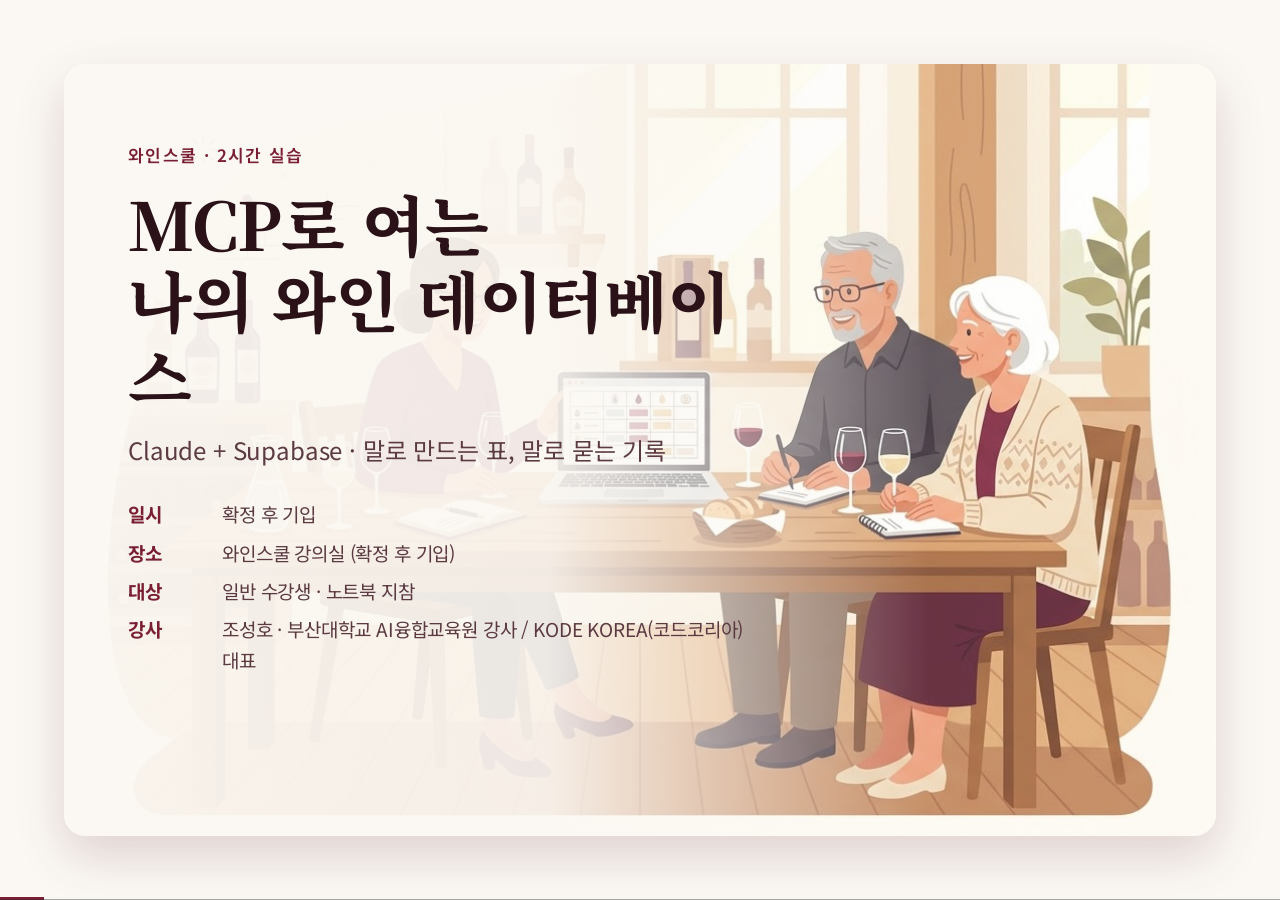
<file: index.html>
<!DOCTYPE html>
<html lang="ko" data-theme="cellar">
<head>
<meta charset="utf-8"><meta name="viewport" content="width=device-width,initial-scale=1">
<title>MCP로 여는 나의 와인 데이터베이스 · 와인스쿨</title>
<link rel="stylesheet" href="assets/fonts.css">
<link rel="stylesheet" href="assets/base.css">
<link rel="stylesheet" id="theme-link" href="assets/themes/cellar.css">
<link rel="stylesheet" href="assets/animations/animations.css">
<style>
/* 고령 수강생 기준: 본문 최소 22px · 대비 강화 · 한 장 7줄 이하 */
.slide{padding:64px 96px}
.h1,.h2{font-family:var(--font-display)}
.h2{font-size:56px}
.kicker{font-size:17px}
.kicker .time{margin-left:10px;padding:2px 12px;border-radius:999px;background:color-mix(in srgb,var(--accent-2) 18%,transparent);color:var(--accent);font-size:14px;letter-spacing:.04em}
.lede{font-size:26px;max-width:none}
.label{display:inline-block;margin-top:auto;padding:12px 20px;border-left:5px solid var(--accent);background:var(--surface-2);border-radius:var(--radius-sm);font-size:22px;color:var(--text-1)}
.label b{color:var(--accent);margin-right:12px;font-size:15px;letter-spacing:.14em;text-transform:uppercase;vertical-align:middle}
.deck-footer{font-size:14px;color:var(--text-3)}

/* cover */
.hero{position:relative;height:calc(100vh - 128px);border-radius:var(--radius-lg);overflow:hidden;box-shadow:var(--shadow-lg)}
.hero .bg{position:absolute;inset:0;background-size:cover;background-position:center}
.hero .overlay{position:absolute;inset:0;background:linear-gradient(90deg,rgba(251,248,243,.96) 0%,rgba(251,248,243,.92) 42%,rgba(251,248,243,.15) 75%)}
.hero .caption{position:absolute;top:60px;left:64px;right:40%;z-index:2}
.hero h1{font-family:var(--font-display);font-size:66px;line-height:1.15;font-weight:800;letter-spacing:-.02em;margin:0 0 18px;color:var(--text-1)}
.hero .sub{font-size:24px;color:var(--text-2);margin:0 0 30px}
.meta{display:grid;grid-template-columns:76px 1fr;gap:8px 18px;font-size:19px;color:var(--text-2)}
.meta b{color:var(--accent);font-weight:700}

/* contents */
.toc{display:grid;gap:12px;margin-top:26px}
.toc .row{display:grid;grid-template-columns:70px 1fr 200px;gap:20px;align-items:center;padding:16px 22px;background:var(--surface);border:1px solid var(--border);border-radius:var(--radius-sm)}
.toc .row.rest{background:var(--surface-2);color:var(--text-3)}
.toc .n{font-family:var(--font-display);font-size:30px;font-weight:800;color:var(--accent)}
.toc .t{font-size:24px;font-weight:700}
.toc .t small{display:block;font-size:17px;font-weight:400;color:var(--text-2);margin-top:2px}
.toc .tm{font-size:18px;color:var(--text-3);text-align:right;font-variant-numeric:tabular-nums}

/* question */
.q{font-family:var(--font-display);font-size:60px;line-height:1.3;font-weight:800;margin:0}
.q+.q{margin-top:30px}

/* goals */
.goals{display:grid;grid-template-columns:1fr 1fr;gap:28px;margin-top:26px}
.goal{padding:32px 34px;background:var(--surface);border:1px solid var(--border);border-top:5px solid var(--accent);border-radius:var(--radius);box-shadow:var(--shadow)}
.goal h4{font-size:22px;color:var(--accent);margin:0 0 14px;letter-spacing:.04em}
.goal p{font-size:24px;line-height:1.7;margin:0}
.goal p b{color:var(--text-1)}

/* prep / steps */
.prep{display:grid;grid-template-columns:repeat(3,1fr);gap:24px;margin-top:34px}
.step{position:relative;padding:34px 28px 26px;background:var(--surface);border:1px solid var(--border);border-radius:var(--radius);box-shadow:var(--shadow)}
.step .num{position:absolute;top:-22px;left:24px;width:46px;height:46px;border-radius:50%;background:var(--accent);color:#fff;display:flex;align-items:center;justify-content:center;font-weight:900;font-size:20px}
.step h4{font-size:25px;margin:8px 0 10px}
.step p{font-size:20px;color:var(--text-2);line-height:1.6;margin:0}

/* section divider */
.divider-slide{align-items:flex-start}
.divider-slide .big{font-family:var(--font-display);font-size:150px;line-height:1;font-weight:800;color:var(--accent);opacity:.18;margin:0}
.divider-slide h1{font-family:var(--font-display);font-size:78px;margin:-40px 0 14px}

/* concept cards */
.cards{display:grid;gap:22px;margin-top:28px}
.cards.c2{grid-template-columns:1fr 1fr}.cards.c3{grid-template-columns:repeat(3,1fr)}.cards.c4{grid-template-columns:repeat(4,1fr)}
.cardx{padding:28px 30px;background:var(--surface);border:1px solid var(--border);border-radius:var(--radius);box-shadow:var(--shadow)}
.cardx h4{font-size:26px;margin:0 0 10px;color:var(--accent)}
.cardx p{font-size:21px;color:var(--text-2);margin:0;line-height:1.6}

/* split image + text */
.split{display:grid;grid-template-columns:1.1fr 1fr;gap:40px;align-items:center;margin-top:20px;flex:1}
.split .img{border-radius:var(--radius-lg);overflow:hidden;box-shadow:var(--shadow-lg);border:1px solid var(--border);aspect-ratio:16/9;background:var(--surface-2)}
.split .img img{width:100%;height:100%;object-fit:cover;display:block}
.split .txt{display:grid;gap:14px}
.split .line{display:grid;grid-template-columns:150px 1fr;gap:16px;align-items:center;padding:16px 20px;background:var(--surface);border:1px solid var(--border);border-radius:var(--radius-sm)}
.split .k{font-weight:700;color:var(--accent);font-size:22px}
.split .v{font-size:21px;color:var(--text-2);line-height:1.5}

/* compare table */
.tbl{width:100%;border-collapse:separate;border-spacing:0;margin-top:26px;font-size:23px;background:var(--surface);border:1px solid var(--border);border-radius:var(--radius);overflow:hidden}
.tbl th,.tbl td{padding:18px 24px;text-align:left;border-bottom:1px solid var(--border)}
.tbl th{font-size:18px;letter-spacing:.06em;color:var(--text-3);background:var(--surface-2);font-weight:700}
.tbl td:first-child{font-weight:700;width:22%;color:var(--text-1)}
.tbl td.hi{color:var(--accent);font-weight:700}
.tbl tr:last-child td{border-bottom:none}

/* flow boxes */
.flow{display:grid;grid-template-columns:1fr 60px 1fr 60px 1fr 60px 1fr;gap:12px;align-items:center;margin-top:40px}
.flow .box{padding:28px 22px;background:var(--surface);border:2px solid var(--border-strong);border-radius:var(--radius);text-align:center}
.flow .box h4{font-size:26px;margin:0 0 8px}
.flow .box p{font-size:18px;color:var(--text-2);margin:0}
.flow .arr{font-size:44px;color:var(--accent-2);text-align:center}

/* practice */
.prac{display:grid;grid-template-columns:1.2fr .8fr;gap:34px;margin-top:20px;flex:1}
.prac ol{margin:0;padding-left:34px;font-size:23px;line-height:1.55}
.prac ol li{margin-bottom:14px}
.prac ol li .in{display:block;margin-top:6px;font-family:var(--font-mono);font-size:19px;background:var(--surface-2);padding:10px 14px;border-radius:8px;color:var(--text-1);white-space:pre-wrap}
.prac .side{display:grid;gap:14px;align-content:start}
.prac .blk{padding:18px 22px;background:var(--surface);border:1px solid var(--border);border-left:5px solid var(--accent);border-radius:var(--radius-sm)}
.prac .blk b{display:block;font-size:14px;letter-spacing:.14em;color:var(--accent);margin-bottom:6px}
.prac .blk p{margin:0;font-size:19px;line-height:1.6;color:var(--text-2)}

/* file */
pre.file{margin:22px 0 0;padding:26px 30px;background:var(--surface);border:1px solid var(--border);border-radius:var(--radius);font-size:20px;line-height:1.65;color:var(--text-1);white-space:pre-wrap;box-shadow:var(--shadow)}
pre.file .c{color:var(--text-3)}
pre.file .h{color:var(--accent);font-weight:700}

/* fail table */
.tbl.fail td:first-child{width:30%}

/* one sentence */
.one{font-family:var(--font-display);font-size:54px;line-height:1.4;font-weight:800;margin:0}
.one .n{color:var(--accent)}
.sub-n{margin-top:30px;font-size:21px;color:var(--text-2);line-height:1.9}

/* summary */
.sum{display:grid;gap:14px;margin-top:26px}
.sum .row{padding:20px 26px;background:var(--surface);border:1px solid var(--border);border-radius:var(--radius-sm);font-size:25px}
.sum .row b{color:var(--accent);margin-right:14px}
.break{margin-top:auto;padding:16px 22px;background:var(--surface-2);border-radius:var(--radius-sm);font-size:20px;color:var(--text-2)}
.contact{font-size:22px;color:var(--text-2);line-height:1.9}
.contact b{color:var(--accent)}
</style>
</head>
<body data-themes="cellar" data-theme-base="assets/themes/">
<div class="deck">

<!-- 1 표지 -->
<section class="slide" data-title="표지" style="padding:64px">
  <div class="hero">
    <div class="bg" style="background-image:url('images/01-classroom.jpg')"></div>
    <div class="overlay"></div>
    <div class="caption">
      <p class="kicker">와인스쿨 · 2시간 실습</p>
      <h1>MCP로 여는<br>나의 와인 데이터베이스</h1>
      <p class="sub">Claude + Supabase · 말로 만드는 표, 말로 묻는 기록</p>
      <div class="meta">
        <b>일시</b><span>확정 후 기입</span>
        <b>장소</b><span>와인스쿨 강의실 (확정 후 기입)</span>
        <b>대상</b><span>일반 수강생 · 노트북 지참</span>
        <b>강사</b><span>조성호 · 부산대학교 AI융합교육원 강사 / KODE KOREA(코드코리아) 대표</span>
      </div>
    </div>
  </div>
  <div class="notes">30초. 노트북 전원·와이파이 확인 후 바로 Contents.</div>
</section>

<!-- 2 Contents -->
<section class="slide" data-title="Contents">
  <p class="kicker">Contents</p>
  <h2 class="h2">2시간 구성</h2>
  <div class="toc">
    <div class="row"><span class="n">00</span><span class="t">들어가기<small>질문 · 학습 목표 · 사전 준비</small></span><span class="tm">0:00 – 0:15 · 15분</span></div>
    <div class="row"><span class="n">01</span><span class="t">개념<small>표 · 데이터베이스 · Supabase · MCP</small></span><span class="tm">0:15 – 0:50 · 35분</span></div>
    <div class="row rest"><span class="n">—</span><span class="t">휴식</span><span class="tm">0:50 – 1:00 · 10분</span></div>
    <div class="row"><span class="n">02</span><span class="t">연습<small>연결 → 표 만들기 → 기록 → 질문</small></span><span class="tm">1:00 – 1:45 · 45분</span></div>
    <div class="row"><span class="n">03</span><span class="t">정리<small>한 문장 · 다음 단계 · 안전 · Q&amp;A</small></span><span class="tm">1:45 – 2:00 · 15분</span></div>
  </div>
  <div class="deck-footer"><span>MCP로 여는 나의 와인 데이터베이스</span><span class="slide-number" data-current="2" data-total="29"></span></div>
</section>

<!-- 3 들어가기 전에 -->
<section class="slide center" data-title="들어가기 전에">
  <div>
    <p class="kicker">들어가기 전에…</p>
    <p class="q anim-fade-up" data-anim="fade-up">지난달 마신 와인, 이름과 점수는 어디에?</p>
    <p class="q anim-fade-up" data-anim="fade-up">메모장 · 사진첩 · 기억 — 다시 찾을 수 있는 곳?</p>
  </div>
  <div class="notes">답 받지 않음. 손 들기 정도. 2분.</div>
</section>

<!-- 4 학습 목표 -->
<section class="slide" data-title="학습 목표">
  <p class="kicker">학습 목표</p>
  <h2 class="h2">두 가지</h2>
  <div class="goals">
    <div class="goal">
      <h4>목표 1 · 개념</h4>
      <p><b>데이터베이스 = 잘 정리된 표</b>라는 이해<br>Supabase = 주소가 있는 표 보관소<br>MCP = 도구를 꽂는 공통 규격</p>
    </div>
    <div class="goal">
      <h4>목표 2 · 결과물</h4>
      <p>Claude 앱에 Supabase 연결<br>말로 표 생성 · 와인 기록 5건 저장 · 말로 조회<br><b>최종 결과물: 내 계정 안의 와인 노트 표 1개</b></p>
    </div>
  </div>
  <p class="label"><b>실습 규칙</b>모르는 화면 = 손 들기 · 옆자리와 화면 공유 허용 · 비밀번호는 종이에</p>
</section>

<!-- 5 사전 준비 -->
<section class="slide" data-title="사전 준비">
  <p class="kicker">사전 준비 · 시작 전 확인</p>
  <h2 class="h2">세 가지</h2>
  <div class="prep">
    <div class="step"><div class="num">1</div><h4>Claude 데스크톱 앱</h4><p>claude.ai 계정 로그인 완료 · 앱 설치 완료 (설치 안내문 별도 배포)</p></div>
    <div class="step"><div class="num">2</div><h4>Supabase 계정</h4><p>supabase.com 가입 · 이메일 인증 완료 · 로그인 상태</p></div>
    <div class="step"><div class="num">3</div><h4>종이와 펜</h4><p>프로젝트 비밀번호 기록용 · 화면 밖에 보관</p></div>
  </div>
  <p class="label"><b>강사</b>미완료자는 보조강사 배정 · 10분 안에 정리 · 그 사이 01 진행</p>
  <div class="notes">1·2 미완료자 파악. 인원 많으면 휴식 시간에 처리.</div>
</section>

<!-- 6 01 표지 -->
<section class="slide divider-slide" data-title="01 개념">
  <p class="big">01</p>
  <h1>개념</h1>
  <p class="lede">표 · 데이터베이스 · Supabase · MCP</p>
  <p class="kicker" style="margin-top:auto">0:15 – 0:50 <span class="time">35분</span></p>
</section>

<!-- 7 1-1 -->
<section class="slide" data-title="1-1 챗봇과 에이전트">
  <p class="kicker">1-1 · 개념</p>
  <h2 class="h2">챗봇 ≠ 에이전트</h2>
  <div class="cards c2">
    <div class="cardx"><h4>챗봇</h4><p>창밖에서 레시피 불러주는 사람 · 답만 생성 · 저장·실행은 사람 몫 · 대화창 종료 = 소멸</p></div>
    <div class="cardx"><h4>에이전트</h4><p>주방에 들어와 요리하는 사람 · 직접 만들고 저장하고 조회 · 실패 시 재시도</p></div>
  </div>
  <div class="cards c2" style="margin-top:22px">
    <div class="cardx"><h4>오늘의 에이전트</h4><p>Claude 데스크톱 앱 · 도구(MCP) 연결 시 에이전트</p></div>
    <div class="cardx"><h4>주방에 들어오는 조건</h4><p>연결 필요 · 설치 아닌 로그인 허용 1회</p></div>
  </div>
  <p class="label"><b>핵심</b>에이전트 = 결과가 남는 AI</p>
</section>

<!-- 8 1-2 -->
<section class="slide" data-title="1-2 표와 데이터베이스">
  <p class="kicker">1-2 · 개념</p>
  <h2 class="h2">데이터베이스 = 규칙이 있는 표</h2>
  <table class="tbl">
    <thead><tr><th>관점</th><th>엑셀 · 메모장</th><th>데이터베이스</th></tr></thead>
    <tbody>
      <tr><td>구조</td><td>칸마다 자유 입력</td><td class="hi">열마다 종류 고정 (날짜 · 숫자 · 글)</td></tr>
      <tr><td>중복</td><td>같은 와인 세 번 입력 가능</td><td class="hi">규칙으로 차단</td></tr>
      <tr><td>질문</td><td>눈으로 찾기 · 필터</td><td class="hi">"90점 이상 프랑스 와인" → 즉시 목록</td></tr>
      <tr><td>동시 사용</td><td>파일 1개 · 한 사람</td><td class="hi">여러 기기 · 여러 사람</td></tr>
      <tr><td>위치</td><td>내 컴퓨터</td><td class="hi">주소(URL)가 있는 곳</td></tr>
    </tbody>
  </table>
  <p class="label"><b>용어</b>표 = 테이블 · 가로줄 = 행(1건) · 세로줄 = 열(항목)</p>
</section>

<!-- 9 1-3 -->
<section class="slide" data-title="1-3 Supabase">
  <p class="kicker">1-3 · 개념</p>
  <h2 class="h2">Supabase = 주소가 있는 표 보관소</h2>
  <div class="split">
    <div class="img"><img src="images/03-fridge-warehouse.jpg" alt="집 냉장고와 주소가 있는 창고"></div>
    <div class="txt">
      <div class="line"><span class="k">로컬 파일</span><span class="v">우리 집 냉장고 · 내 컴퓨터에서만 접근</span></div>
      <div class="line"><span class="k">Supabase</span><span class="v">주소(URL)가 있는 보관소 · 어느 기기에서나 접근</span></div>
      <div class="line"><span class="k">무료 범위</span><span class="v">개인 노트 수준 충분 · 프로젝트 2개</span></div>
      <div class="line"><span class="k">안의 것</span><span class="v">PostgreSQL 표 · 대시보드에서 눈으로 확인 가능</span></div>
    </div>
  </div>
  <p class="label"><b>비유</b>로컬 = 우리 집 냉장고 · URL = 배민에 등록된 가게 주소</p>
</section>

<!-- 10 1-4 -->
<section class="slide" data-title="1-4 MCP">
  <p class="kicker">1-4 · 개념</p>
  <h2 class="h2">MCP = 220V 콘센트 규격</h2>
  <div class="split">
    <div class="txt">
      <div class="line"><span class="k">문제</span><span class="v">도구마다 다른 연결 방법 · 배우는 데 도구 수만큼 시간</span></div>
      <div class="line"><span class="k">MCP</span><span class="v">Model Context Protocol · AI와 도구 사이의 공통 규격</span></div>
      <div class="line"><span class="k">효과</span><span class="v">Supabase · 캘린더 · 메일 전부 같은 방식으로 꽂기</span></div>
      <div class="line"><span class="k">오늘</span><span class="v">콘센트 = Claude 앱 · 플러그 = Supabase MCP</span></div>
    </div>
    <div class="img"><img src="images/02-socket.jpg" alt="220V 콘센트와 세 개의 플러그"></div>
  </div>
  <p class="label"><b>핵심</b>규격 하나 = 도구 무한 · 배움 1회</p>
</section>

<!-- 11 1-5 -->
<section class="slide" data-title="1-5 MCP 유무 비교">
  <p class="kicker">1-5 · 비교</p>
  <h2 class="h2">MCP 없이 · MCP 있을 때</h2>
  <table class="tbl">
    <thead><tr><th>관점</th><th>MCP 없이 (챗봇)</th><th>MCP 있을 때 (에이전트)</th></tr></thead>
    <tbody>
      <tr><td>표 만들기</td><td>AI가 설명문 작성 → 사람이 화면에서 클릭</td><td class="hi">AI가 직접 생성</td></tr>
      <tr><td>기록 저장</td><td>복사 · 붙여넣기 반복</td><td class="hi">말 한 줄 → 저장 완료</td></tr>
      <tr><td>질문</td><td>화면 열고 눈으로 확인</td><td class="hi">"지난달 90점 이상" → 목록 답변</td></tr>
      <tr><td>실패 시</td><td>사람이 원인 추적</td><td class="hi">오류 읽고 재시도</td></tr>
      <tr><td>기억</td><td>대화창 종료 = 소멸</td><td class="hi">표에 남음 · 내일도 동일</td></tr>
    </tbody>
  </table>
</section>

<!-- 12 1-6 -->
<section class="slide" data-title="1-6 연결 구조">
  <p class="kicker">1-6 · 순서</p>
  <h2 class="h2">오늘의 연결 구조</h2>
  <div class="flow">
    <div class="box"><h4>말</h4><p>"와인 노트 표 만들기"</p></div><div class="arr">→</div>
    <div class="box"><h4>Claude 앱</h4><p>에이전트 · 계획 수립</p></div><div class="arr">→</div>
    <div class="box"><h4>MCP</h4><p>공통 규격 · 도구 호출</p></div><div class="arr">→</div>
    <div class="box"><h4>Supabase</h4><p>표 생성 · 저장 · 조회</p></div>
  </div>
  <p class="label" style="margin-top:44px"><b>원칙</b>사람 = 주문과 검수 · 에이전트 = 실행 · Supabase = 보관</p>
  <div class="notes">여기서 강사 화면으로 전체 흐름 1회 시연 (3분). 연습 전 완성 사진.</div>
</section>

<!-- 13 01 정리 -->
<section class="slide" data-title="01 정리">
  <p class="kicker">01 정리</p>
  <h2 class="h2">01 요약</h2>
  <div class="sum">
    <div class="row"><b>1</b>데이터베이스 = 열마다 종류가 고정된 표 · 질문에 즉시 답</div>
    <div class="row"><b>2</b>Supabase = 주소가 있는 표 보관소 · 대시보드로 확인</div>
    <div class="row"><b>3</b>MCP = 220V 규격 · Claude 앱에 Supabase를 꽂는 방법</div>
  </div>
  <p class="break">휴식 10분 · 1:00 시작 · 다음 02 연습 · 미완료 사전 준비 = 휴식 중 보조강사</p>
</section>

<!-- 14 02 표지 -->
<section class="slide divider-slide" data-title="02 연습">
  <p class="big">02</p>
  <h1>연습</h1>
  <p class="lede">연결 → 표 만들기 → 기록 → 질문</p>
  <p class="kicker" style="margin-top:auto">1:00 – 1:45 <span class="time">45분</span></p>
</section>

<!-- 15 연습 1 -->
<section class="slide" data-title="연습 단계 1">
  <p class="kicker">연습 단계 1 <span class="time">10분</span></p>
  <h2 class="h2">Supabase 프로젝트 만들기</h2>
  <div class="prac">
    <ol>
      <li>supabase.com 로그인 → <b>New project</b></li>
      <li>이름 <span class="in">wine-notes</span></li>
      <li>Database Password → 생성 버튼 → <b>종이에 기록</b></li>
      <li>Region → Northeast Asia (Seoul 또는 Tokyo) → Create · 준비 완료까지 약 2분</li>
    </ol>
    <div class="side">
      <div class="blk"><b>합격 조건</b><p>프로젝트 화면 상단 초록 점 · 이름 wine-notes · 비밀번호 종이 보관</p></div>
      <div class="blk"><b>확인 포인트</b><p>왼쪽 메뉴 Table Editor 클릭 시 빈 화면 = 정상</p></div>
      <div class="blk"><b>진행</b><p>10분 엄수 · 미완료자 = 옆자리 화면 공유로 진행</p></div>
    </div>
  </div>
</section>

<!-- 16 연습 2 -->
<section class="slide" data-title="연습 단계 2">
  <p class="kicker">연습 단계 2 <span class="time">10분</span></p>
  <h2 class="h2">Claude 앱에 Supabase 꽂기</h2>
  <div class="prac">
    <ol>
      <li>Claude 앱 → 설정 → <b>커넥터</b> → 맞춤 커넥터 추가</li>
      <li>이름 <span class="in">Supabase</span> · 주소 <span class="in">https://mcp.supabase.com/mcp</span></li>
      <li>연결 → 브라우저에서 Supabase 로그인 → <b>허용</b> → 프로젝트 wine-notes 선택</li>
      <li>새 대화 → 도구 목록에 Supabase 표시 확인</li>
    </ol>
    <div class="side">
      <div class="blk"><b>합격 조건</b><p>커넥터 목록에 Supabase 연결됨 · 대화창 도구 아이콘에 Supabase</p></div>
      <div class="blk"><b>확인 포인트</b><p>> 지금 연결된 Supabase 프로젝트 이름 알려줘 → "wine-notes" 답변</p></div>
      <div class="blk"><b>진행</b><p>허용 화면에서 멈추는 수강생 다수 예상 · 화면 크게 띄우고 같이 클릭</p></div>
    </div>
  </div>
  <div class="notes">커넥터 메뉴 위치는 앱 버전에 따라 상이 · 당일 아침 화면 캡처 갱신.</div>
</section>

<!-- 17 2-3 프로젝트 지침 -->
<section class="slide" data-title="2-3 프로젝트 지침">
  <p class="kicker">2-3 · 인수인계 문서</p>
  <h2 class="h2">프로젝트 지침 = 벽에 붙은 판</h2>
  <pre class="file"><span class="c"># Claude 앱 → 프로젝트 "와인 노트" → 지침에 붙여넣기</span>
<span class="h">역할</span> 나의 와인 노트 관리 도우미. Supabase 프로젝트 wine-notes만 사용.
<span class="h">표 규칙</span> wines(이름, 나라, 품종, 빈티지, 점수 1~100, 메모, 마신 날짜)
<span class="h">말투</span> 존댓말 · 한 번에 한 가지 질문 · 실행 전 요약 1줄 · 실행 후 결과 표
<span class="h">합격 조건</span>
1. 저장 후 반드시 저장된 행을 다시 보여줄 것
2. 표를 지우거나 열을 바꾸기 전에는 반드시 확인 질문
3. 점수는 1~100 사이 숫자만 허용</pre>
  <p class="label"><b>핵심</b>프롬프트 = 매번 하는 주문 · 지침 = 한 번 붙이는 인수인계 문서</p>
  <div class="notes">배포물 텍스트 파일 그대로 복사. 붙여넣기 3분.</div>
</section>

<!-- 18 연습 3 -->
<section class="slide" data-title="연습 단계 3">
  <p class="kicker">연습 단계 3 <span class="time">15분</span></p>
  <h2 class="h2">표 만들기 · 기록 5건 저장</h2>
  <div class="prac">
    <ol>
      <li>표 생성<span class="in">> 지침의 표 규칙대로 wines 표를 만들어줘. 만들기 전에 열 목록을 먼저 보여줘.</span></li>
      <li>기록 1건<span class="in">> 지난주 마신 와인 저장해줘. 샤토 몽페라 2019, 프랑스, 메를로, 88점, "부드럽고 자두향", 9월 12일.</span></li>
      <li>기록 4건 추가 → 각자 실제로 마신 와인 (기억 안 나면 배포 예시 목록 사용)</li>
      <li>Supabase 대시보드 → Table Editor → wines → 5행 확인</li>
    </ol>
    <div class="side">
      <div class="blk"><b>합격 조건</b><p>열 7개 · 행 5개 · 점수 열 전부 숫자 · 대시보드와 Claude 답변 일치</p></div>
      <div class="blk"><b>확인 포인트</b><p>저장 후 Claude가 행을 다시 보여주는지 (지침 합격 조건 1)</p></div>
      <div class="blk"><b>진행</b><p>표 생성 완료자부터 기록 진행 · 10분 시점 전체 화면 점검</p></div>
    </div>
  </div>
</section>

<!-- 19 연습 4 -->
<section class="slide" data-title="연습 단계 4">
  <p class="kicker">연습 단계 4 <span class="time">10분</span></p>
  <h2 class="h2">말로 묻기 · 조회와 집계</h2>
  <div class="prac">
    <ol>
      <li>조건 조회<span class="in">> 85점 이상인 와인만 점수 높은 순으로 보여줘.</span></li>
      <li>집계<span class="in">> 나라별로 몇 병 마셨는지 세어줘.</span></li>
      <li>수정<span class="in">> 샤토 몽페라 점수를 90으로 바꿔줘.</span> → 확인 질문 여부 관찰</li>
      <li>자유 질문 1개 → 옆자리와 결과 비교</li>
    </ol>
    <div class="side">
      <div class="blk"><b>합격 조건</b><p>1·2 답변이 대시보드 실제 값과 일치 · 3에서 수정 전 요약 1줄 출력</p></div>
      <div class="blk"><b>확인 포인트</b><p>Claude가 실행한 SQL 펼쳐 보기 = 주방 CCTV</p></div>
      <div class="blk"><b>진행</b><p>답이 틀린 사례 1건 화면 공유 → 2-6으로 연결</p></div>
    </div>
  </div>
</section>

<!-- 20 2-6 실패 -->
<section class="slide" data-title="2-6 실패 유형과 처방">
  <p class="kicker">2-6 · 실패 유형과 처방</p>
  <h2 class="h2">자주 나오는 세 가지</h2>
  <table class="tbl fail">
    <thead><tr><th>증상</th><th>원인</th><th>처방</th></tr></thead>
    <tbody>
      <tr><td>도구 목록에 Supabase 없음</td><td>허용 화면 미완료 · 다른 계정 로그인</td><td class="hi">커넥터 삭제 → 재연결 · 로그인 계정 확인</td></tr>
      <tr><td>"권한 없음" 오류</td><td>읽기 전용 모드 · 프로젝트 미선택</td><td class="hi">커넥터 설정에서 프로젝트 wine-notes 선택</td></tr>
      <tr><td>점수 열에 "88점" 글자 저장</td><td>지침 미적용 · 새 대화가 프로젝트 밖</td><td class="hi">프로젝트 안에서 새 대화 · 지침 붙여넣기 확인</td></tr>
      <tr><td>같은 와인 2행</td><td>중복 규칙 없음</td><td class="hi">> 이름+빈티지 중복 저장 금지 규칙 추가해줘</td></tr>
    </tbody>
  </table>
  <p class="label"><b>원칙</b>오류 문구 = 주방 CCTV · 읽고 그대로 Claude에 붙여넣기</p>
</section>

<!-- 21 2-7 샘플 검수 -->
<section class="slide" data-title="2-7 샘플 검수">
  <p class="kicker">2-7 · 검수 게이트</p>
  <h2 class="h2">완성 사진 · 합격 조건 · 샘플 검수</h2>
  <div class="split">
    <div class="img"><img src="images/04-sommelier-check.jpg" alt="완성 사진과 체크리스트, 샘플 검수"></div>
    <div class="txt">
      <div class="line"><span class="k">완성 사진</span><span class="v">1-6 시연 화면 = 목표 상태 · 연습 전 먼저 보기</span></div>
      <div class="line"><span class="k">합격 조건 3줄</span><span class="v">지침 파일 안 · 간 보는 사람 = 검증기</span></div>
      <div class="line"><span class="k">샘플 검수</span><span class="v">5행 중 2행 대시보드와 직접 대조 · 옆자리 교차 확인</span></div>
      <div class="line"><span class="k">불합격 시</span><span class="v">지침 한 줄 수정 → 재실행 · 프롬프트 늘리기 금지</span></div>
    </div>
  </div>
</section>

<!-- 22 02 정리 -->
<section class="slide" data-title="02 정리">
  <p class="kicker">02 정리</p>
  <h2 class="h2">02 요약</h2>
  <div class="sum">
    <div class="row"><b>1</b>연결 1회 = 이후 말로 저장 · 조회 · 수정</div>
    <div class="row"><b>2</b>지침 파일 = 매번 설명 대신 한 번 붙이는 규칙 · 합격 조건 포함</div>
    <div class="row"><b>3</b>검수 = 대시보드 대조 · 오류 문구 그대로 전달</div>
  </div>
  <p class="break">휴식 없음 · 1:45 시작 · 다음 03 정리 · 표 미완성자 = Q&amp;A 중 개별 처리</p>
</section>

<!-- 23 03 표지 -->
<section class="slide divider-slide" data-title="03 정리">
  <p class="big">03</p>
  <h1>정리</h1>
  <p class="lede">한 문장 · 다음 단계 · 안전 · Q&amp;A</p>
  <p class="kicker" style="margin-top:auto">1:45 – 2:00 <span class="time">15분</span></p>
</section>

<!-- 24 한 문장 -->
<section class="slide center" data-title="한 문장">
  <div style="max-width:1400px">
    <p class="one"><span class="n">2번</span>에 시간 쓰면 <span class="n">3번</span>이 짧아지고,<br><span class="n">4~6</span> 돌면 <span class="n">7</span>이 나오고, <span class="n">7</span> 있으면 <span class="n">8</span>은 공짜.</p>
    <p class="sub-n">2 완성 사진·지침 · 3 주문(프롬프트) · 4~6 오류 보기·수정·반복 · 7 규칙을 파일로(스킬) · 8 반복 작업 자동화</p>
  </div>
</section>

<!-- 25 3-2 다음 단계 -->
<section class="slide" data-title="3-2 다음 단계">
  <p class="kicker">3-2 · 확장</p>
  <h2 class="h2">같은 콘센트, 다른 플러그</h2>
  <div class="cards c3">
    <div class="cardx"><h4>규칙을 파일로</h4><p>오늘 지침 → 스킬 파일 · 가족·동호회에 복사 1회로 전달</p></div>
    <div class="cardx"><h4>다른 MCP</h4><p>구글 캘린더 = 시음회 일정 · Gmail = 와인샵 영수증 → 같은 표에 저장</p></div>
    <div class="cardx"><h4>표 늘리기</h4><p>wines 옆에 shops(구매처) · tastings(시음회) · 표끼리 연결</p></div>
  </div>
  <p class="label"><b>다음 과제</b>집에서 기록 10건 추가 · "올해 최고 점수 와인 3개" 질문 → 결과 화면 캡처 제출</p>
</section>

<!-- 26 3-3 안전 -->
<section class="slide" data-title="3-3 안전 원칙">
  <p class="kicker">3-3 · 안전</p>
  <h2 class="h2">지키는 네 가지</h2>
  <div class="cards c4">
    <div class="cardx"><h4>비밀번호</h4><p>대화창 입력 금지 · 종이 보관 · 커넥터는 로그인 허용으로만</p></div>
    <div class="cardx"><h4>개인정보</h4><p>타인 이름·연락처는 표에 저장 금지 · 내 기록만</p></div>
    <div class="cardx"><h4>읽기 전용</h4><p>조회만 필요할 때 커넥터 read-only 설정 · 삭제 사고 방지</p></div>
    <div class="cardx"><h4>확인 질문</h4><p>지우기·바꾸기 전 확인 = 지침 합격 조건 2 · 없으면 지침 재점검</p></div>
  </div>
  <p class="label"><b>원칙</b>에이전트의 손이 닿는 범위 = 허용한 프로젝트 하나</p>
</section>

<!-- 27 Q&A -->
<section class="slide center" data-title="Q&A">
  <div>
    <p class="kicker">Q&amp;A</p>
    <h1 class="h1" style="font-size:110px">질문</h1>
    <p class="contact">seongho.cho@kodekorea.kr · kodekorea.kr<br>미해결 질문 → 후속 자료로 회신</p>
  </div>
</section>

<!-- 28 정리 -->
<section class="slide" data-title="정리">
  <p class="kicker">정리 · 학습 목표 대응</p>
  <h2 class="h2">결과물과 핵심</h2>
  <div class="cards c3">
    <div class="cardx"><h4>목표 1 · 개념</h4><p>데이터베이스 = 규칙 있는 표 · Supabase = 주소 있는 보관소 · MCP = 220V 규격</p></div>
    <div class="cardx"><h4>목표 2 · 결과물</h4><p>내 계정의 wines 표 1개 · 기록 5건 · 조회·집계·수정 성공</p></div>
    <div class="cardx"><h4>남는 것</h4><p>대화 = 소멸 · 지침 = 프로젝트에 잔류 · 표 = Supabase에 영구</p></div>
  </div>
  <p class="label"><b>하네스</b>연결 → 완성 사진 → 지침 → 주문 → 합격 조건 → 오류·수정 루프 → 규칙 파일 → 반복 자동화 → 샘플 검수</p>
</section>

<!-- 29 마무리 -->
<section class="slide" data-title="마무리" style="padding:64px">
  <div class="hero">
    <div class="bg" style="background-image:url('images/01-classroom.jpg')"></div>
    <div class="overlay"></div>
    <div class="caption">
      <p class="kicker">마무리</p>
      <h1>다음 시간 · 시음회 일정을<br>캘린더 MCP로</h1>
      <p class="contact"><b>조성호</b> · KODE KOREA(코드코리아)<br>seongho.cho@kodekorea.kr · kodekorea.kr · github.com/shain1912</p>
      <p class="contact" style="margin-top:22px;font-size:19px">후속 자료: 설치 안내문 · 프로젝트 지침 텍스트 · 프롬프트 모음 · 예시 와인 목록 10건 · 이 슬라이드 링크</p>
    </div>
  </div>
</section>

</div>
<div class="progress-bar"><span></span></div>
<script src="assets/runtime.js"></script>
</body></html>
</file>
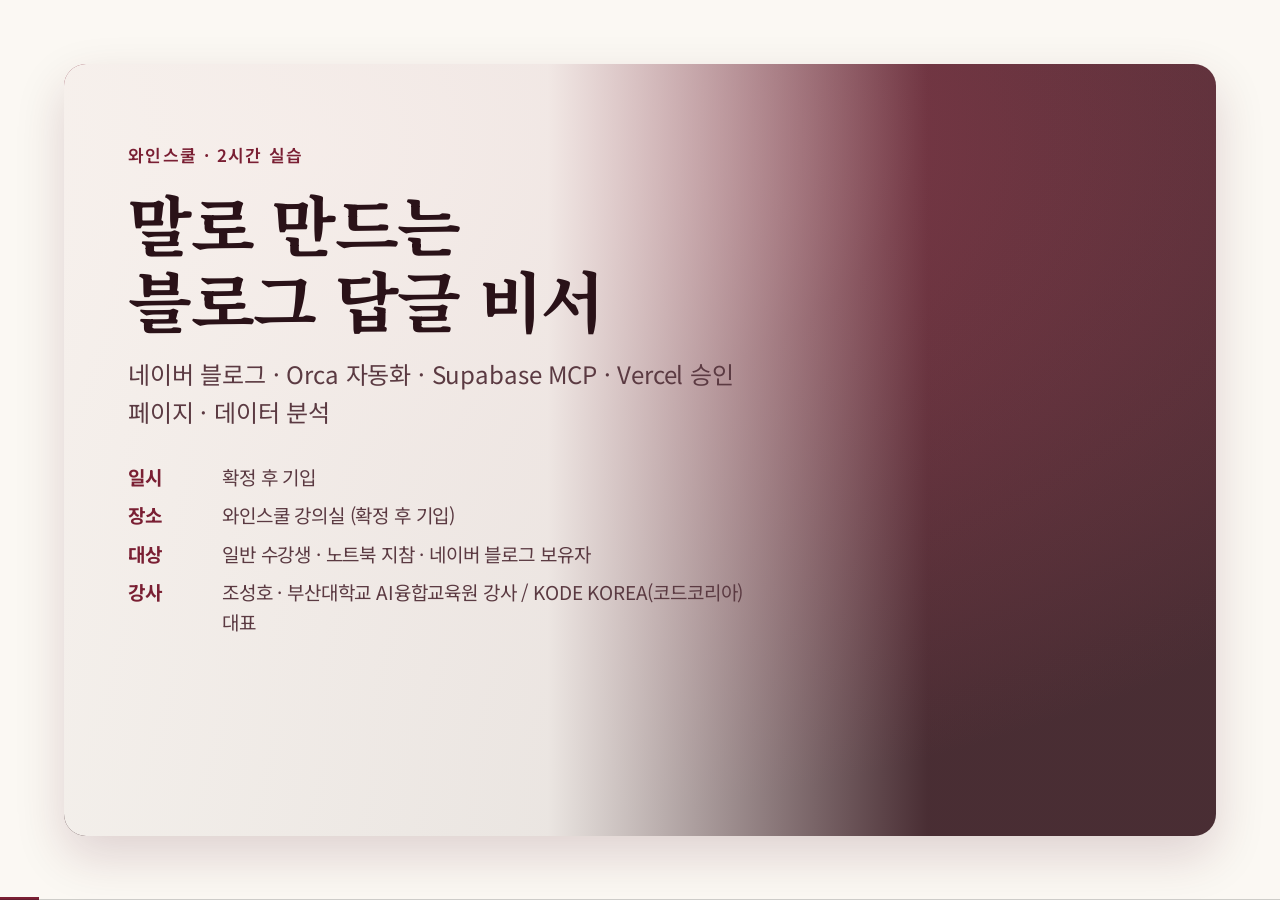
<file: blog-reply/index.html>
<!doctype html><html lang="ko"><head><meta charset="utf-8"><meta name="viewport" content="width=device-width,initial-scale=1"><title>블로그 답글 비서 수업</title>
<link rel="stylesheet" href="https://fonts.googleapis.com/css2?family=Noto+Sans+KR:wght@400;500;700;900&family=Noto+Serif+KR:wght@600;800&family=JetBrains+Mono:wght@400;500&display=swap">
<style>:root{--bg:#ffffff;--bg-soft:#f7f7f8;--surface:#ffffff;--surface-2:#f2f2f4;--border:rgba(0,0,0,.08);--border-strong:rgba(0,0,0,.16);--text-1:#111216;--text-2:#55596a;--text-3:#8a8f9e;--accent:#3b6cff;--accent-2:#7a5cff;--accent-3:#ff5c8a;--good:#1aaf6c;--warn:#f5a524;--bad:#e0445a;--grad:linear-gradient(135deg,#3b6cff,#7a5cff 55%,#ff5c8a);--grad-soft:linear-gradient(135deg,#eef2ff,#f5ecff 55%,#ffeef5);--radius:18px;--radius-sm:12px;--radius-lg:26px;--shadow:0 10px 30px rgba(18,24,40,.08),0 2px 6px rgba(18,24,40,.04);--shadow-lg:0 24px 60px rgba(18,24,40,.14),0 6px 16px rgba(18,24,40,.06);--font-sans:'Inter','Noto Sans SC',-apple-system,BlinkMacSystemFont,Helvetica,Arial,sans-serif;--font-serif:'Playfair Display','Noto Serif SC',Georgia,serif;--font-mono:'JetBrains Mono','IBM Plex Mono',SFMono-Regular,Menlo,monospace;--font-display:var(--font-sans);--letter-tight:-.03em;--letter-normal:-.01em;--ease:cubic-bezier(.4,0,.2,1);}*,*::before,*::after{box-sizing:border-box}html,body{margin:0;padding:0;background:var(--bg);color:var(--text-1);font-family:var(--font-sans);font-weight:400;line-height:1.6;-webkit-font-smoothing:antialiased;-moz-osx-font-smoothing:grayscale;letter-spacing:var(--letter-normal)}img,svg,video{max-width:100%;display:block}a{color:var(--accent);text-decoration:none}a:hover{text-decoration:underline}code,kbd,pre,samp{font-family:var(--font-mono)}.deck{position:relative;width:100vw;height:100vh;overflow:hidden;background:var(--bg)}.slide{position:absolute;inset:0;display:flex;flex-direction:column;justify-content:center;padding:72px 96px;box-sizing:border-box;opacity:0;pointer-events:none;transition:opacity .5s var(--ease),transform .5s var(--ease);transform:translateX(30px);overflow:hidden;}.slide.is-active{opacity:1;pointer-events:auto;transform:translateX(0);z-index:2}.slide.is-prev{transform:translateX(-30px)}.kicker{font-size:14px;font-weight:600;color:var(--accent);letter-spacing:.08em;text-transform:uppercase}h2.title,.h2{font-family:var(--font-display);font-size:54px;line-height:1.1;font-weight:700;letter-spacing:var(--letter-tight);margin:0 0 14px}h3,.h3{font-size:32px;line-height:1.2;font-weight:600;letter-spacing:var(--letter-normal);margin:0 0 10px}h4,.h4{font-size:22px;line-height:1.3;font-weight:600;margin:0 0 8px}.lede{font-size:22px;line-height:1.55;color:var(--text-2);font-weight:300;max-width:62ch}.row{display:flex;gap:24px;align-items:center}.center{display:flex;align-items:center;justify-content:center;text-align:center}.deck-footer{position:absolute;bottom:24px;left:40px;right:40px;display:flex;align-items:center;justify-content:space-between;font-size:12px;color:var(--text-3);z-index:10;pointer-events:none}.slide-number::before{content:attr(data-current)}.slide-number::after{content:" / " attr(data-total)}.progress-bar{position:fixed;left:0;right:0;bottom:0;height:3px;background:transparent;z-index:20}.progress-bar>span{display:block;height:100%;width:0;background:var(--accent);transition:width .3s var(--ease)}.notes{display:none!important}:root{--bg:#fbf8f3;--bg-soft:#f4efe7;--surface:#ffffff;--surface-2:#f3ece3;--border:rgba(74,15,31,.14);--border-strong:rgba(74,15,31,.32);--text-1:#2a1218;--text-2:#5b3a42;--text-3:#8d6f76;--accent:#7a1f33;--accent-2:#b8892d;--accent-3:#3f5a3a;--good:#3f7a4a;--warn:#b8892d;--bad:#b3261e;--grad:linear-gradient(135deg,#7a1f33,#b8892d);--grad-soft:linear-gradient(135deg,#fbf8f3,#f3ece3);--radius:14px;--radius-sm:10px;--radius-lg:22px;--shadow:0 8px 24px rgba(74,15,31,.10);--shadow-lg:0 20px 50px rgba(74,15,31,.16);--font-sans:'Noto Sans KR',-apple-system,sans-serif;--font-serif:'Noto Serif KR',serif;--font-display:'Noto Serif KR','Noto Sans KR',serif;}:root{--anim-dur:.7s;--anim-ease:cubic-bezier(.4,0,.2,1)}@keyframes kf-fade-up{from{opacity:0;transform:translateY(32px)}to{opacity:1;transform:none}}.anim-fade-up{animation:kf-fade-up var(--anim-dur) var(--anim-ease) both}@media (prefers-reduced-motion:reduce){[class*="anim-"]{animation:none!important;transition:none!important}}.slide{padding:64px 96px}.h1,.h2{font-family:var(--font-display)}.h2{font-size:56px}.kicker{font-size:17px}.kicker .time{margin-left:10px;padding:2px 12px;border-radius:999px;background:color-mix(in srgb,var(--accent-2) 18%,transparent);color:var(--accent);font-size:14px;letter-spacing:.04em}.lede{font-size:26px;max-width:none}.label{display:inline-block;margin-top:auto;padding:12px 20px;border-left:5px solid var(--accent);background:var(--surface-2);border-radius:var(--radius-sm);font-size:22px;color:var(--text-1)}.label b{color:var(--accent);margin-right:12px;font-size:15px;letter-spacing:.14em;text-transform:uppercase;vertical-align:middle}.deck-footer{font-size:14px;color:var(--text-3)}.hero{position:relative;height:calc(100vh - 128px);border-radius:var(--radius-lg);overflow:hidden;box-shadow:var(--shadow-lg)}.hero .bg{position:absolute;inset:0;background-size:cover;background-position:center}.hero .overlay{position:absolute;inset:0;background:linear-gradient(90deg,rgba(251,248,243,.96) 0%,rgba(251,248,243,.92) 42%,rgba(251,248,243,.15) 75%)}.hero .caption{position:absolute;top:60px;left:64px;right:40%;z-index:2}.hero h1{font-family:var(--font-display);font-size:66px;line-height:1.15;font-weight:800;letter-spacing:-.02em;margin:0 0 18px;color:var(--text-1)}.hero .sub{font-size:24px;color:var(--text-2);margin:0 0 30px}.meta{display:grid;grid-template-columns:76px 1fr;gap:8px 18px;font-size:19px;color:var(--text-2)}.meta b{color:var(--accent);font-weight:700}.toc{display:grid;gap:12px;margin-top:26px}.toc .row{display:grid;grid-template-columns:70px 1fr 200px;gap:20px;align-items:center;padding:16px 22px;background:var(--surface);border:1px solid var(--border);border-radius:var(--radius-sm)}.toc .row.rest{background:var(--surface-2);color:var(--text-3)}.toc .n{font-family:var(--font-display);font-size:30px;font-weight:800;color:var(--accent)}.toc .t{font-size:24px;font-weight:700}.toc .t small{display:block;font-size:17px;font-weight:400;color:var(--text-2);margin-top:2px}.toc .tm{font-size:18px;color:var(--text-3);text-align:right;font-variant-numeric:tabular-nums}.q{font-family:var(--font-display);font-size:60px;line-height:1.3;font-weight:800;margin:0}.q+.q{margin-top:30px}.goals{display:grid;grid-template-columns:1fr 1fr;gap:28px;margin-top:26px}.goal{padding:32px 34px;background:var(--surface);border:1px solid var(--border);border-top:5px solid var(--accent);border-radius:var(--radius);box-shadow:var(--shadow)}.goal h4{font-size:22px;color:var(--accent);margin:0 0 14px;letter-spacing:.04em}.goal p{font-size:24px;line-height:1.7;margin:0}.goal p b{color:var(--text-1)}.prep{display:grid;grid-template-columns:repeat(3,1fr);gap:24px;margin-top:34px}.step{position:relative;padding:34px 28px 26px;background:var(--surface);border:1px solid var(--border);border-radius:var(--radius);box-shadow:var(--shadow)}.step .num{position:absolute;top:-22px;left:24px;width:46px;height:46px;border-radius:50%;background:var(--accent);color:#fff;display:flex;align-items:center;justify-content:center;font-weight:900;font-size:20px}.step h4{font-size:25px;margin:8px 0 10px}.step p{font-size:20px;color:var(--text-2);line-height:1.6;margin:0}.divider-slide{align-items:flex-start}.divider-slide .big{font-family:var(--font-display);font-size:150px;line-height:1;font-weight:800;color:var(--accent);opacity:.18;margin:0}.divider-slide h1{font-family:var(--font-display);font-size:78px;margin:-40px 0 14px}.cards{display:grid;gap:22px;margin-top:28px}.cards.c2{grid-template-columns:1fr 1fr}.cards.c3{grid-template-columns:repeat(3,1fr)}.cards.c4{grid-template-columns:repeat(4,1fr)}.cardx{padding:28px 30px;background:var(--surface);border:1px solid var(--border);border-radius:var(--radius);box-shadow:var(--shadow)}.cardx h4{font-size:26px;margin:0 0 10px;color:var(--accent)}.cardx p{font-size:21px;color:var(--text-2);margin:0;line-height:1.6}.tbl{width:100%;border-collapse:separate;border-spacing:0;margin-top:26px;font-size:23px;background:var(--surface);border:1px solid var(--border);border-radius:var(--radius);overflow:hidden}.tbl th,.tbl td{padding:18px 24px;text-align:left;border-bottom:1px solid var(--border)}.tbl th{font-size:18px;letter-spacing:.06em;color:var(--text-3);background:var(--surface-2);font-weight:700}.tbl td:first-child{font-weight:700;width:22%;color:var(--text-1)}.tbl td.hi{color:var(--accent);font-weight:700}.tbl tr:last-child td{border-bottom:none}.flow{display:grid;grid-template-columns:1fr 60px 1fr 60px 1fr 60px 1fr;gap:12px;align-items:center;margin-top:40px}.flow .box{padding:28px 22px;background:var(--surface);border:2px solid var(--border-strong);border-radius:var(--radius);text-align:center}.flow .box h4{font-size:26px;margin:0 0 8px}.flow .box p{font-size:18px;color:var(--text-2);margin:0}.flow .arr{font-size:44px;color:var(--accent-2);text-align:center}.prac{display:grid;grid-template-columns:1.2fr .8fr;gap:34px;margin-top:20px;flex:1}.prac ol{margin:0;padding-left:34px;font-size:23px;line-height:1.55}.prac ol li{margin-bottom:14px}.prac ol li .in{display:block;margin-top:6px;font-family:var(--font-mono);font-size:19px;background:var(--surface-2);padding:10px 14px;border-radius:8px;color:var(--text-1);white-space:pre-wrap}.prac .side{display:grid;gap:14px;align-content:start}.prac .blk{padding:18px 22px;background:var(--surface);border:1px solid var(--border);border-left:5px solid var(--accent);border-radius:var(--radius-sm)}.prac .blk b{display:block;font-size:14px;letter-spacing:.14em;color:var(--accent);margin-bottom:6px}.prac .blk p{margin:0;font-size:19px;line-height:1.6;color:var(--text-2)}pre.file{margin:22px 0 0;padding:26px 30px;background:var(--surface);border:1px solid var(--border);border-radius:var(--radius);font-size:20px;line-height:1.65;color:var(--text-1);white-space:pre-wrap;box-shadow:var(--shadow)}pre.file .c{color:var(--text-3)}pre.file .h{color:var(--accent);font-weight:700}.tbl.fail td:first-child{width:30%}.sum{display:grid;gap:14px;margin-top:26px}.sum .row{padding:20px 26px;background:var(--surface);border:1px solid var(--border);border-radius:var(--radius-sm);font-size:25px}.sum .row b{color:var(--accent);margin-right:14px}.break{margin-top:auto;padding:16px 22px;background:var(--surface-2);border-radius:var(--radius-sm);font-size:20px;color:var(--text-2)}.contact{font-size:22px;color:var(--text-2);line-height:1.9}.contact b{color:var(--accent)}html,body{background:var(--bg)!important;color:var(--text-1)}.notes-ov{position:fixed;left:0;right:0;bottom:0;max-height:40vh;overflow:auto;background:rgba(20,22,30,.95);color:#e8ebf4;padding:18px 28px;font-size:18px;transform:translateY(100%);transition:transform .3s;z-index:40}.notes-ov.open{transform:none}</style></head><body>
<div class="deck">
<!-- 1 표지 -->
<section class="slide" data-title="표지" style="padding:64px">
<div class="hero">
<div class="bg" style="background:radial-gradient(120% 90% at 20% 10%,#9b3a4f 0%,#5a1424 45%,#2a0a12 100%)"></div>
<div class="overlay"></div>
<div class="caption">
<p class="kicker">와인스쿨 · 2시간 실습</p>
<h1>말로 만드는<br>블로그 답글 비서</h1>
<p class="sub">네이버 블로그 · Orca 자동화 · Supabase MCP · Vercel 승인 페이지 · 데이터 분석</p>
<div class="meta">
<b>일시</b><span>확정 후 기입</span>
<b>장소</b><span>와인스쿨 강의실 (확정 후 기입)</span>
<b>대상</b><span>일반 수강생 · 노트북 지참 · 네이버 블로그 보유자</span>
<b>강사</b><span>조성호 · 부산대학교 AI융합교육원 강사 / KODE KOREA(코드코리아) 대표</span>
</div>
</div>
</div>
<div class="notes">30초. 노트북 전원·와이파이 확인 후 바로 Contents.</div>
</section>
<!-- 2 Contents -->
<section class="slide" data-title="Contents">
<p class="kicker">Contents</p>
<h2 class="h2">2시간 구성</h2>
<div class="toc">
<div class="row"><span class="n">00</span><span class="t">들어가기<small>질문 · 학습 목표 · 사전 준비</small></span><span class="tm">0:00 – 0:10 · 10분</span></div>
<div class="row"><span class="n">01</span><span class="t">설계<small>전체 구조 · 도구별 역할 · 장부 · 설계도</small></span><span class="tm">0:10 – 0:30 · 20분</span></div>
<div class="row"><span class="n">02</span><span class="t">장부 · 수집<small>Supabase MCP → 댓글 수집 → AI 초안</small></span><span class="tm">0:30 – 1:00 · 30분</span></div>
<div class="row rest"><span class="n">—</span><span class="t">휴식</span><span class="tm">1:00 – 1:10 · 10분</span></div>
<div class="row"><span class="n">03</span><span class="t">승인 페이지<small>Next.js → Vercel 배포 → 휴대폰 승인</small></span><span class="tm">1:10 – 1:35 · 25분</span></div>
<div class="row"><span class="n">04</span><span class="t">자동화 · 분석 · 정리<small>Orca 자동화 → 데이터 분석 → Q&amp;A</small></span><span class="tm">1:35 – 2:00 · 25분</span></div>
</div>
<div class="deck-footer"><span>말로 만드는 블로그 답글 비서</span><span class="slide-number" data-current="2" data-total="33"></span></div>
</section>
<!-- 3 들어가기 전에 -->
<section class="slide center" data-title="들어가기 전에">
<div>
<p class="kicker">들어가기 전에…</p>
<p class="q anim-fade-up" data-anim="fade-up">내 블로그 댓글, 답글 못 단 채 쌓인 것 몇 개?</p>
<p class="q anim-fade-up" data-anim="fade-up">어느 글에 댓글이 몰리는지, 숫자로 본 적?</p>
</div>
<div class="notes">답 받지 않음. 첫 질문 = 자동화, 두 번째 질문 = 데이터 분석. 2분.</div>
</section>
<!-- 4 학습 목표 -->
<section class="slide" data-title="학습 목표">
<p class="kicker">학습 목표</p>
<h2 class="h2">두 가지</h2>
<div class="goals">
<div class="goal">
<h4>목표 1 · 설계</h4>
<p><b>도구마다 역할 하나</b> · Orca = 예약 · Supabase = 장부 · Vercel = 승인 화면<br>댓글 상태(새 댓글 → 초안 → 승인 → 게시) 관리<br>장부에 쌓인 값 = 분석 재료</p>
</div>
<div class="goal">
<h4>목표 2 · 결과물</h4>
<p>Supabase 장부에 댓글 저장 · AI 답글 초안<br>Vercel 승인 페이지에서 휴대폰 승인 · Orca 자동화 2개<br><b>최종 결과물: 승인 페이지 주소 1개 + 매일 도는 자동화 + 분석 차트</b></p>
</div>
</div>
<p class="label"><b>실습 규칙</b>내 블로그 · 내 테스트 글에서만 · 남의 블로그 자동 댓글 금지 · 비밀번호는 종이에</p>
</section>
<!-- 5 사전 준비 -->
<section class="slide" data-title="사전 준비">
<p class="kicker">사전 준비 · 시작 전 확인</p>
<h2 class="h2">세 가지</h2>
<div class="prep">
<div class="step"><div class="num">1</div><h4>Orca + 에이전트</h4><p>onorca.dev에서 Orca 설치 · 안에서 Claude Code 또는 Codex 실행 확인</p></div>
<div class="step"><div class="num">2</div><h4>계정 세 개</h4><p>GitHub 가입 → 그 계정으로 Supabase · Vercel 가입 · 이메일 인증</p></div>
<div class="step"><div class="num">3</div><h4>테스트 글</h4><p>내 네이버 블로그 공개 글 1개 · 옆자리와 댓글 2개씩 교환</p></div>
</div>
<p class="label"><b>강사</b>2 = GitHub 로그인 하나로 세 곳 가입 · 미완료자 = 01 진행 중 처리</p>
<div class="notes">Supabase · Vercel 모두 "Continue with GitHub". 비밀번호 하나만 기억하면 되는 구조로 안내. Orca 설치는 사전 안내문으로 배포.</div>
</section>
<!-- 6 01 표지 -->
<section class="slide divider-slide" data-title="01 설계">
<p class="big">01</p>
<h1>설계</h1>
<p class="lede">전체 구조 · 도구별 역할 · 장부 · 설계도</p>
<p class="kicker" style="margin-top:auto">0:10 – 0:30 <span class="time">20분</span></p>
</section>
<!-- 7 1-1 전체 흐름 -->
<section class="slide" data-title="1-1 하루 흐름">
<p class="kicker">1-1 · 순서</p>
<h2 class="h2">답글 한 건이 올라가는 길</h2>
<div class="flow">
<div class="box"><h4>09:00 수집</h4><p>Orca 자동화<br>댓글 → 장부 · AI 초안</p></div><div class="arr">→</div>
<div class="box"><h4>장부</h4><p>Supabase<br>상태 drafted</p></div><div class="arr">→</div>
<div class="box"><h4>낮 · 승인</h4><p>Vercel 페이지<br>휴대폰에서 승인</p></div><div class="arr">→</div>
<div class="box"><h4>18:00 게시</h4><p>Orca 자동화<br>승인분만 등록</p></div>
</div>
<p class="label" style="margin-top:44px"><b>원칙</b>수집 · 초안 · 게시 = 에이전트 · 승인 = 사람 · 승인 안 한 날 = 게시 0건</p>
<div class="notes">이 그림이 오늘 2시간 전체. 각 파트가 상자 하나씩.</div>
</section>
<!-- 8 1-2 역할표 -->
<section class="slide" data-title="1-2 도구별 역할">
<p class="kicker">1-2 · 비교</p>
<h2 class="h2">도구 하나 = 역할 하나</h2>
<table class="tbl">
<thead><tr><th>도구</th><th>역할</th><th>비유</th></tr></thead>
<tbody>
<tr><td>Orca 자동화</td><td>정해진 시각에 에이전트 실행 · 실행 기록 보관</td><td class="hi">실행 기록 = 주방 CCTV</td></tr>
<tr><td>Claude Code · Codex</td><td>스크립트 실행 · 답글 초안 작성 · 장부 기록</td><td class="hi">주방에 들어와 요리하는 사람</td></tr>
<tr><td>Playwright 스크립트</td><td>브라우저 조작 · 댓글 읽기 · 답글 등록</td><td class="hi">—</td></tr>
<tr><td>Supabase + MCP</td><td>댓글 장부 · 에이전트와 장부 연결</td><td class="hi">배민 가게 주소 · 220V 콘센트</td></tr>
<tr><td>Vercel</td><td>승인 · 대시보드 화면을 주소로 배포</td><td class="hi">냉장고 것을 배민에</td></tr>
</tbody>
</table>
<p class="label"><b>기준</b>에이전트 = AI · 코드 안에 AI 호출 불필요 · 스크립트 = 브라우저 조작만</p>
<div class="notes">네이버 블로그는 댓글 공식 API 없음 → 브라우저 조작(Playwright). 초안은 에이전트가 직접 작성하므로 별도 API 키 없음.</div>
</section>
<!-- 9 1-3 폴더 구조 -->
<section class="slide" data-title="1-3 폴더 구조">
<p class="kicker">1-3 · 폴더 구조</p>
<h2 class="h2">blog-reply 저장소</h2>
<pre class="file">blog-reply/              <span class="c">← git 저장소 · Orca가 여는 폴더</span>
├─ CLAUDE.md             <span class="c">← 설계도 · 벽에 붙은 판 (Codex는 AGENTS.md)</span>
├─ scripts/
│  ├─ login.py           <span class="c">← 최초 1회 · 직접 로그인 → 로그인 상태 저장</span>
│  ├─ collect.py         <span class="c">← 댓글 읽기 → comments.json</span>
│  └─ post.py            <span class="c">← approved.json 받아 답글 등록</span>
├─ automations/
│  ├─ morning.md         <span class="c">← 09:00 자동화 지시문 원본</span>
│  └─ evening.md         <span class="c">← 18:00 자동화 지시문 원본</span>
└─ web/                  <span class="c">← 승인 · 대시보드 (Next.js) → Vercel 배포</span>
~/.blog-reply/auth.json  <span class="c">← 로그인 상태 · 저장소 밖 고정 위치</span></pre>
<p class="label"><b>핵심</b>scripts = 손 · automations = 지시문 · web = 화면 · 장부 = Supabase</p>
<div class="notes">auth.json을 저장소 밖에 두는 이유: Orca는 실행마다 작업 폴더(worktree)를 새로 만들 수 있고, git에 안 올린 파일은 새 폴더에 없음.</div>
</section>
<!-- 10 1-4 장부 -->
<section class="slide" data-title="1-4 댓글 장부">
<p class="kicker">1-4 · 데이터</p>
<h2 class="h2">comments 표 = 상태가 있는 장부</h2>
<table class="tbl">
<thead><tr><th>열</th><th>내용</th><th>분석 용도</th></tr></thead>
<tbody>
<tr><td>comment_id</td><td>댓글 고유 번호 · 중복 저장 차단</td><td class="hi">—</td></tr>
<tr><td>post_title · author · text</td><td>어느 글 · 누가 · 무슨 내용</td><td class="hi">글별 댓글 수 · 단골 독자</td></tr>
<tr><td>commented_at · posted_at</td><td>댓글 시각 · 답글 게시 시각</td><td class="hi">요일 · 시간대 · 답글까지 걸린 시간</td></tr>
<tr><td>draft · reply · edited</td><td>AI 초안 · 최종 답글 · 사람 수정 여부</td><td class="hi">초안 그대로 비율</td></tr>
<tr><td>status</td><td>new → drafted → approved → posted · skipped</td><td class="hi">처리 현황</td></tr>
</tbody>
</table>
<p class="label"><b>원칙</b>분석할 질문 먼저 → 필요한 열 결정 · 시각 열 두 개 = 분석의 절반</p>
<div class="notes">1회차 와인 표와 같은 개념. 처음부터 분석 질문을 정해 두면 나중에 열 추가 불필요.</div>
</section>
<!-- 11 1-5 로그인 -->
<section class="slide" data-title="1-5 로그인 방식">
<p class="kicker">1-5 · 개념</p>
<h2 class="h2">비밀번호 대신 로그인 상태 저장</h2>
<div class="cards c2">
<div class="cardx"><h4>나쁜 방법</h4><p>코드에 아이디·비밀번호 기록 · 자동 입력 · 보안 문자 차단 · 유출 위험</p></div>
<div class="cardx"><h4>오늘 방법</h4><p>login.py 실행 → 열린 창에서 직접 로그인 → ~/.blog-reply/auth.json 저장</p></div>
</div>
<div class="cards c2" style="margin-top:22px">
<div class="cardx"><h4>이후 실행</h4><p>auth.json 불러오기 · 로그인 생략 · 자동화도 같은 파일 사용</p></div>
<div class="cardx"><h4>만료 시</h4><p>수집·게시 실패 · Orca 실행 기록에 로그인 화면 → login.py 재실행</p></div>
</div>
<p class="label"><b>핵심</b>auth.json = 열쇠 · git 업로드 · 공유 금지</p>
</section>
<!-- 12 1-6 CLAUDE.md -->
<section class="slide" data-title="1-6 설계도">
<p class="kicker">1-6 · CLAUDE.md</p>
<h2 class="h2">설계도 = 벽에 붙은 판</h2>
<pre class="file" style="font-size:17px;line-height:1.5;padding:20px 28px"><span class="h"># 블로그 답글 비서</span>
<span class="h">## 구조</span>  scripts = 브라우저 조작만 · 장부 읽기·쓰기 = Supabase MCP · web = 승인 화면
<span class="h">## 장부</span>  comments · status: new → drafted → approved → posted | skipped
<span class="h">## 규칙</span>
- 비밀번호 코드 기록 금지 · 로그인 상태 = ~/.blog-reply/auth.json
- 내 블로그 글만 대상 · 다른 블로그 접근 금지
- 게시 간격 30~90초 무작위 · 하루 상한 10건
- secret 키는 web/ 코드와 Vercel 공개 변수에 금지
- 답글 말투: 존댓말 · 2문장 이내 · 댓글 내용 한 가지 언급 · 광고 문구 금지
<span class="h">## 합격 조건</span>
1. 같은 댓글에 답글 2번 금지 (comment_id · 게시 직후 posted)
2. approved 아닌 댓글 게시 금지
3. 실패 시 멈추고 실패 사유를 장부 note 열과 실행 기록에 남김</pre>
<div class="notes">배포물 텍스트 그대로. Codex 사용자는 같은 내용을 AGENTS.md로 저장.</div>
</section>
<!-- 13 01 정리 -->
<section class="slide" data-title="01 정리">
<p class="kicker">01 정리</p>
<h2 class="h2">01 요약</h2>
<div class="sum">
<div class="row"><b>1</b>Orca = 예약 · 에이전트 = 실행 · Supabase = 장부 · Vercel = 승인 화면</div>
<div class="row"><b>2</b>장부 열 = 분석할 질문에서 출발 · 시각 열 두 개 필수</div>
<div class="row"><b>3</b>설계도 먼저 · 로그인 상태는 저장소 밖 · 승인만 사람</div>
</div>
<p class="break">휴식 없음 · 0:30 시작 · 다음 02 장부 · 수집</p>
</section>
<!-- 14 02 표지 -->
<section class="slide divider-slide" data-title="02 장부 · 수집">
<p class="big">02</p>
<h1>장부 · 수집</h1>
<p class="lede">Supabase MCP → 댓글 수집 → AI 초안</p>
<p class="kicker" style="margin-top:auto">0:30 – 1:00 <span class="time">30분</span></p>
</section>
<!-- 15 연습 1 -->
<section class="slide" data-title="연습 단계 1">
<p class="kicker">연습 단계 1 <span class="time">10분</span></p>
<h2 class="h2">저장소 · 설계도 · Supabase MCP 연결</h2>
<div class="prac">
<ol>
<li>Orca → 새 프로젝트 → 빈 폴더 blog-reply (git 저장소로 생성) → 에이전트 실행</li>
<li><span class="in">&gt; CLAUDE.md 만들어줘. 내용은 아래 붙여넣은 그대로. [배포물]</span></li>
<li>Supabase MCP 연결 (터미널 한 줄 → 재실행 → 로그인 허용)<span class="in">claude mcp add --scope user --transport http supabase https://mcp.supabase.com/mcp
codex mcp add supabase --url https://mcp.supabase.com/mcp   # Codex</span></li>
<li><span class="in">&gt; Supabase에 blog-reply 프로젝트 만들어줘. 서울 리전.</span></li>
</ol>
<div class="side">
<div class="blk"><b>합격 조건</b><p>CLAUDE.md 존재 · 에이전트가 Supabase 프로젝트 목록 조회 성공</p></div>
<div class="blk"><b>확인 포인트</b><p>Claude Code = /mcp 에서 supabase 연결됨 · 브라우저 허용 화면 완료</p></div>
<div class="blk"><b>진행</b><p>1회차 연결 실패 이력 · 허용 화면 같이 클릭 · --scope user = 모든 폴더에서 사용</p></div>
</div>
</div>
<div class="notes">--scope user 이유: Orca 자동화가 만드는 새 작업 폴더에서도 MCP 유지. 연결 명령은 Supabase 문서 기준, 당일 아침 재확인. Codex는 연결 후 codex mcp login supabase 필요할 수 있음.</div>
</section>
<!-- 16 연습 2 -->
<section class="slide" data-title="연습 단계 2">
<p class="kicker">연습 단계 2 <span class="time">5분</span></p>
<h2 class="h2">장부 만들기</h2>
<div class="prac">
<ol>
<li><span class="in">&gt; 설계도의 장부대로 comments 표 만들어줘. 열: comment_id(고유), post_title, author, text, commented_at, draft, reply, edited, status, posted_at, note</span></li>
<li><span class="in">&gt; 보안 규칙(RLS) 켜고, 로그인한 내 이메일만 읽기·수정 가능하게 해줘. 이메일: [내 이메일]</span></li>
<li>supabase.com → 프로젝트 → Table Editor → comments 확인</li>
</ol>
<div class="side">
<div class="blk"><b>합격 조건</b><p>열 11개 · status 기본값 new · RLS 켜짐 표시</p></div>
<div class="blk"><b>확인 포인트</b><p>&gt; comments 표 구조와 보안 규칙 보여줘 → 설계도와 일치</p></div>
<div class="blk"><b>진행</b><p>표 만들기 전 열 목록 먼저 보여주는지 관찰</p></div>
</div>
</div>
<div class="notes">RLS = 03 승인 페이지 공개 배포 전 필수. 지금 켜 두면 나중에 빠뜨릴 일 없음.</div>
</section>
<!-- 17 연습 3 -->
<section class="slide" data-title="연습 단계 3">
<p class="kicker">연습 단계 3 <span class="time">8분</span></p>
<h2 class="h2">로그인 저장 · 댓글 수집 · 장부 기록</h2>
<div class="prac">
<ol>
<li><span class="in">&gt; scripts/login.py 만들어줘. 창 띄우고 내가 직접 로그인 후 엔터 → ~/.blog-reply/auth.json 저장</span></li>
<li>실행 → 열린 창에서 직접 로그인 → 엔터<span class="in">python scripts/login.py</span></li>
<li><span class="in">&gt; scripts/collect.py 만들어줘. 내 테스트 글 [주소] 댓글을 comments.json으로만 저장. 화면 구조는 직접 열어보고 찾아.</span></li>
<li><span class="in">&gt; collect.py 실행하고, 결과를 Supabase MCP로 comments에 넣어줘. 이미 있는 comment_id는 건너뛰기</span></li>
</ol>
<div class="side">
<div class="blk"><b>합격 조건</b><p>Table Editor에 옆자리 댓글 2행 · 4번 재실행 시 추가 0행</p></div>
<div class="blk"><b>확인 포인트</b><p>댓글 원문 · 작성 시각이 블로그 화면과 일치</p></div>
<div class="blk"><b>진행</b><p>보안 문자 = 창에서 직접 입력 · 자동 입력 시도 금지</p></div>
</div>
</div>
<div class="notes">네이버 블로그 본문·댓글은 iframe 안. 처음에 0건이면 오류 문구 그대로 전달. 화면 구조는 블로그 개편마다 변경.</div>
</section>
<!-- 18 2-4 코드 뼈대 -->
<section class="slide" data-title="2-4 코드 뼈대">
<p class="kicker">2-4 · 코드</p>
<h2 class="h2">스크립트는 손, 장부는 MCP</h2>
<pre class="file" style="font-size:19px;line-height:1.55"><span class="c"># collect.py · 브라우저 조작만 · 장부는 모름</span>
AUTH = Path.home() / ".blog-reply" / "auth.json"          <span class="c"># 저장소 밖 열쇠</span>
ctx = browser.new_context(storage_state=str(AUTH))
... 댓글 읽기 ...
json.dump(comments, open("comments.json", "w"), ensure_ascii=False)
<span class="c"># 에이전트가 Supabase MCP로 실행하는 SQL</span>
insert into comments (comment_id, post_title, author, text, commented_at)
values (...)
on conflict (comment_id) do nothing;                       <span class="c"># 있던 댓글 무시</span></pre>
<p class="label"><b>핵심</b>on conflict do nothing = 중복 방지 · 합격 조건 1의 실제 모습</p>
<div class="notes">코드 읽기용. 타이핑 불필요. 스크립트에 DB 키를 넣지 않는 구조 = 키 노출 지점 감소.</div>
</section>
<!-- 19 연습 4 -->
<section class="slide" data-title="연습 단계 4">
<p class="kicker">연습 단계 4 <span class="time">7분</span></p>
<h2 class="h2">AI 답글 초안</h2>
<div class="prac">
<ol>
<li><span class="in">&gt; comments에서 status new인 댓글마다 설계도 말투 규칙대로 답글 써서 draft와 reply에 저장하고 status를 drafted로 바꿔줘</span></li>
<li><span class="in">&gt; drafted 답글 전부 표로 보여주고 말투 규칙 어긴 것 표시해줘</span></li>
<li>규칙 위반 시 설계도 말투 줄 수정 → 1번 재실행</li>
</ol>
<div class="side">
<div class="blk"><b>합격 조건</b><p>2행 모두 drafted · 2문장 이내 · 댓글 내용 언급 포함</p></div>
<div class="blk"><b>확인 포인트</b><p>코드 파일 생성 없이 에이전트가 직접 작성 · 장부에 바로 기록</p></div>
<div class="blk"><b>진행</b><p>불합격 = 설계도 한 줄 수정 · 프롬프트 늘리기 금지</p></div>
</div>
</div>
<div class="notes">AI 호출 코드가 필요 없는 이유 = 에이전트 자신이 AI. 2번 = 검증기, 간 보는 사람.</div>
</section>
<!-- 20 2-6 실패 유형 -->
<section class="slide" data-title="2-6 실패 유형과 처방">
<p class="kicker">2-6 · 실패 유형과 처방</p>
<h2 class="h2">자주 나오는 다섯 가지</h2>
<table class="tbl fail">
<thead><tr><th>증상</th><th>원인</th><th>처방</th></tr></thead>
<tbody>
<tr><td>Supabase 도구 없음</td><td>허용 화면 미완료 · 재실행 누락</td><td class="hi">/mcp 확인 · 에이전트 재실행 · 다시 허용</td></tr>
<tr><td>"읽기 전용" 오류</td><td>MCP 읽기 전용 설정</td><td class="hi">연결 주소의 read_only 설정 확인</td></tr>
<tr><td>댓글 0건 수집</td><td>본문이 iframe 안 · 화면 구조 변경</td><td class="hi">오류 문구 + 화면 캡처 전달</td></tr>
<tr><td>로그인 화면으로 이동</td><td>auth.json 만료 · 다른 계정</td><td class="hi">python scripts/login.py 재실행</td></tr>
<tr><td>같은 댓글 2행</td><td>comment_id 고유 설정 누락</td><td class="hi">&gt; comment_id에 고유 제약 추가해줘</td></tr>
</tbody>
</table>
<p class="label"><b>원칙</b>오류 문구 = 주방 CCTV · 읽고 그대로 에이전트에 전달</p>
</section>
<!-- 21 02 정리 -->
<section class="slide" data-title="02 정리">
<p class="kicker">02 정리</p>
<h2 class="h2">02 요약</h2>
<div class="sum">
<div class="row"><b>1</b>Supabase MCP 연결 1회 · 표 생성 · 보안 규칙 = 말 한 줄</div>
<div class="row"><b>2</b>스크립트 = comments.json까지 · 장부 기록 = 에이전트가 MCP로</div>
<div class="row"><b>3</b>초안 = 에이전트 직접 작성 · 말투 규칙은 설계도 한 곳</div>
</div>
<p class="break">휴식 10분 · 1:10 시작 · 다음 03 승인 페이지 · 장부 미완성자 = 강사 예시 장부로 진행</p>
</section>
<!-- 22 03 표지 -->
<section class="slide divider-slide" data-title="03 승인 페이지">
<p class="big">03</p>
<h1>승인 페이지</h1>
<p class="lede">Next.js → Vercel 배포 → 휴대폰 승인</p>
<p class="kicker" style="margin-top:auto">1:10 – 1:35 <span class="time">25분</span></p>
</section>
<!-- 23 3-1 화면 구성 -->
<section class="slide" data-title="3-1 화면 구성">
<p class="kicker">3-1 · 개념</p>
<h2 class="h2">화면 세 개</h2>
<div class="cards c3">
<div class="cardx"><h4>로그인</h4><p>Supabase 이메일 로그인 · 내 이메일만 통과 · 링크 주소를 남이 알아도 차단</p></div>
<div class="cardx"><h4>승인 대기</h4><p>drafted 목록 · 댓글 원문 + 초안 · 승인 · 수정 후 승인 · 건너뛰기</p></div>
<div class="cardx"><h4>대시보드</h4><p>04에서 추가 · 글별 댓글 수 · 시간대 · 답글까지 걸린 시간</p></div>
</div>
<p class="label"><b>배포</b>내 컴퓨터 web/ 폴더 = 우리 집 냉장고 · Vercel 주소 = 배민 가게 주소</p>
<div class="notes">승인 화면을 웹으로 만드는 이유 = 휴대폰에서 이동 중 승인. 컴퓨터 앞에 있을 필요 없음.</div>
</section>
<!-- 24 연습 5 -->
<section class="slide" data-title="연습 단계 5">
<p class="kicker">연습 단계 5 <span class="time">10분</span></p>
<h2 class="h2">승인 페이지 만들기 · 내 컴퓨터에서 확인</h2>
<div class="prac">
<ol>
<li><span class="in">&gt; web 폴더에 Next.js로 승인 페이지 만들어줘. Supabase 이메일 로그인, 내 이메일만 허용, drafted 목록, 승인·수정·건너뛰기 버튼. 큰 글씨, 휴대폰 화면 기준</span></li>
<li><span class="in">&gt; Supabase 주소와 publishable 키를 web/.env.local에 넣어줘</span></li>
<li>실행 → 브라우저에서 localhost:3000<span class="in">cd web
npm run dev</span></li>
<li>로그인 → 1건 승인 · 1건 수정 후 승인</li>
</ol>
<div class="side">
<div class="blk"><b>합격 조건</b><p>Table Editor에서 2행 approved · 수정한 행 edited = true</p></div>
<div class="blk"><b>확인 포인트</b><p>로그아웃 상태에서 목록 안 보임 · 다른 이메일 로그인 차단</p></div>
<div class="blk"><b>진행</b><p>secret 키 사용 시도 발견 = 즉시 중단 · 3-3 슬라이드로</p></div>
</div>
</div>
<div class="notes">이메일 로그인 링크 메일 도착까지 1분 내외. 스팸함 확인 안내.</div>
</section>
<!-- 25 연습 6 -->
<section class="slide" data-title="연습 단계 6">
<p class="kicker">연습 단계 6 <span class="time">10분</span></p>
<h2 class="h2">Vercel 배포 · 휴대폰 승인</h2>
<div class="prac">
<ol>
<li><span class="in">&gt; web 폴더를 Vercel에 배포해줘. 환경변수 NEXT_PUBLIC_SUPABASE_URL, NEXT_PUBLIC_SUPABASE_PUBLISHABLE_KEY 설정</span></li>
<li>Vercel 로그인 화면 → GitHub로 허용<span class="in">npx vercel login
npx vercel --prod</span></li>
<li><span class="in">&gt; Supabase 로그인 허용 주소에 배포된 Vercel 주소 추가해줘</span></li>
<li>휴대폰으로 배포 주소 접속 → 로그인 → 승인 화면 확인</li>
</ol>
<div class="side">
<div class="blk"><b>합격 조건</b><p>https://….vercel.app 주소 1개 · 휴대폰 로그인 성공</p></div>
<div class="blk"><b>확인 포인트</b><p>휴대폰에서 건너뛰기 1건 → 장부에 skipped 반영</p></div>
<div class="blk"><b>진행</b><p>로그인 후 localhost로 이동 = 3번 누락 · 허용 주소 재확인</p></div>
</div>
</div>
<div class="notes">3번 = Supabase Authentication → URL Configuration. 가장 흔한 막힘 지점.</div>
</section>
<!-- 26 3-4 키 구분 -->
<section class="slide" data-title="3-4 키 구분">
<p class="kicker">3-4 · 안전</p>
<h2 class="h2">공개해도 되는 키 · 절대 안 되는 키</h2>
<table class="tbl">
<thead><tr><th>관점</th><th>publishable 키</th><th>secret 키</th></tr></thead>
<tbody>
<tr><td>위치</td><td>web/ 코드 · Vercel 공개 변수</td><td class="hi">사용 안 함 · 오늘 실습 범위 밖</td></tr>
<tr><td>권한</td><td>보안 규칙(RLS) 안에서만</td><td class="hi">보안 규칙 무시 · 전부 읽기·삭제</td></tr>
<tr><td>노출 시</td><td>RLS 켜져 있으면 피해 없음</td><td class="hi">장부 전체 유출 · 즉시 재발급</td></tr>
<tr><td>장부 쓰기</td><td>승인 페이지 버튼</td><td class="hi">대신 에이전트의 MCP 연결</td></tr>
</tbody>
</table>
<p class="label"><b>원칙</b>공개 페이지 = publishable 키 + RLS · 에이전트 = MCP · secret 키 = 등장 금지</p>
</section>
<!-- 27 04 표지 -->
<section class="slide divider-slide" data-title="04 자동화 · 분석">
<p class="big">04</p>
<h1>자동화 · 분석</h1>
<p class="lede">Orca 자동화 → 데이터 분석 → 정리</p>
<p class="kicker" style="margin-top:auto">1:35 – 2:00 <span class="time">25분</span></p>
</section>
<!-- 28 4-1 자동화 지시문 -->
<section class="slide" data-title="4-1 자동화 지시문">
<p class="kicker">4-1 · 지시문 파일</p>
<h2 class="h2">아침 · 저녁 지시문</h2>
<pre class="file" style="font-size:18px;line-height:1.55;padding:22px 30px"><span class="h"># automations/morning.md · 매일 09:00</span>
1. python scripts/collect.py 실행
2. comments.json을 Supabase MCP로 comments에 추가 (있는 comment_id 건너뛰기)
3. status new 댓글마다 설계도 말투로 초안 작성 → drafted
4. 처리 건수 한 줄 보고 · 실패 시 note 열에 사유
<span class="h"># automations/evening.md · 매일 18:00</span>
1. Supabase MCP로 status approved 조회 → approved.json (하루 상한 10건)
2. python scripts/post.py approved.json 실행
3. 성공 건 즉시 posted · posted_at 기록
4. 실패 건 note 열에 사유 · 처리 건수 한 줄 보고</pre>
<p class="label"><b>핵심</b>지시문 = 파일로 보관 · Orca에는 "automations/morning.md 대로 실행" 한 줄</p>
<div class="notes">post.py는 수업 중 에이전트에게 요청: "approved.json 받아 30~90초 간격으로 답글 등록, --dry-run 지원". 실제 게시 전 dry-run 1회 필수.</div>
</section>
<!-- 29 연습 7 -->
<section class="slide" data-title="연습 단계 7">
<p class="kicker">연습 단계 7 <span class="time">10분</span></p>
<h2 class="h2">Orca 자동화 등록 · 수동 1회</h2>
<div class="prac">
<ol>
<li><span class="in">&gt; automations/morning.md, evening.md 만들어줘 [배포물]. scripts/post.py도 만들고 --dry-run 지원</span></li>
<li>Orca → <b>Automations</b> → 새 자동화 → 저장소 blog-reply · 에이전트 선택 · 매일 09:00<span class="in">automations/morning.md 대로 실행해줘</span></li>
<li>같은 방법으로 18:00 evening 등록</li>
<li>evening을 지금 수동 실행 → 실행 기록 확인 → 내 테스트 글 답글 확인</li>
</ol>
<div class="side">
<div class="blk"><b>합격 조건</b><p>자동화 2개 등록 · 테스트 글에 승인한 답글 게시 · 장부 posted</p></div>
<div class="blk"><b>확인 포인트</b><p>실행 기록 = 주방 CCTV · 처리 건수 보고 · 재실행 시 게시 0건</p></div>
<div class="blk"><b>진행</b><p>메뉴 이름 · 일정 입력 방식 = Orca 버전마다 상이 · 당일 화면 캡처 갱신</p></div>
</div>
</div>
<div class="notes">일정은 매일 프리셋 또는 cron(0 9 * * *). 예약 시각에 Orca 앱이 켜져 있어야 하는지 당일 리허설로 확인. 수업 후 노트북을 끄면 다음 날 자동 실행 없음.</div>
</section>
<!-- 30 연습 8 분석 -->
<section class="slide" data-title="연습 단계 8">
<p class="kicker">연습 단계 8 <span class="time">8분</span></p>
<h2 class="h2">장부로 묻는 데이터 분석</h2>
<div class="prac">
<ol>
<li><span class="in">&gt; 글별 댓글 수 많은 순으로 보여줘</span></li>
<li><span class="in">&gt; 댓글 달린 시각부터 답글 게시까지 평균 몇 시간인지 계산해줘</span></li>
<li><span class="in">&gt; AI 초안을 고치지 않고 승인한 비율 알려줘</span></li>
<li><span class="in">&gt; 세 결과를 승인 페이지 대시보드 탭에 차트로 추가하고 다시 배포해줘</span></li>
</ol>
<div class="side">
<div class="blk"><b>합격 조건</b><p>1~3 숫자 = Table Editor 직접 확인 값과 일치 · 대시보드 탭 배포</p></div>
<div class="blk"><b>확인 포인트</b><p>에이전트가 실행한 SQL 펼쳐 보기 · 기준 기간 명시 여부</p></div>
<div class="blk"><b>진행</b><p>수업 중 데이터 = 몇 건뿐 · 숫자보다 질문 방법에 집중</p></div>
</div>
</div>
<div class="notes">3번 수치가 낮으면 말투 규칙 개선 신호 → 설계도 수정. 분석 → 규칙 개선 = 하네스 루프의 데이터 버전.</div>
</section>
<!-- 31 안전 -->
<section class="slide" data-title="안전 원칙">
<p class="kicker">4-4 · 안전</p>
<h2 class="h2">지키는 네 가지</h2>
<div class="cards c4">
<div class="cardx"><h4>내 블로그만</h4><p>남의 블로그 자동 댓글 = 스팸 · 계정 제한 · 오늘 범위 밖</p></div>
<div class="cardx"><h4>약관</h4><p>네이버 이용약관 자동화 관련 조항 확인 · 계정 제한 위험 인지 · 소량 운영</p></div>
<div class="cardx"><h4>열쇠 관리</h4><p>auth.json 공유 금지 · secret 키 등장 금지 · 승인 페이지 = 내 이메일만</p></div>
<div class="cardx"><h4>게시 범위</h4><p>승인분만 · 하루 상한 10건 · 간격 30~90초 · dry-run 먼저</p></div>
</div>
<p class="label"><b>원칙</b>에이전트의 손이 닿는 범위 = 내 블로그 글 · 승인한 답글 · 내 장부</p>
</section>
<!-- 32 정리 -->
<section class="slide" data-title="정리">
<p class="kicker">정리 · 학습 목표 대응</p>
<h2 class="h2">결과물과 핵심</h2>
<div class="cards c3">
<div class="cardx"><h4>목표 1 · 설계</h4><p>Orca = 예약 · Supabase = 장부 · Vercel = 승인 화면 · 장부 열 = 분석 질문에서 출발</p></div>
<div class="cardx"><h4>목표 2 · 결과물</h4><p>승인 페이지 주소 · 자동화 2개 · 테스트 글 답글 · 대시보드 차트</p></div>
<div class="cardx"><h4>남는 것</h4><p>설계도 · 지시문 = 파일 · 장부 = 쌓일수록 분석 재료 · 승인 = 사람</p></div>
</div>
<p class="label"><b>하네스</b>2 설계도 → 3 단계별 주문 → 4~6 실행 기록·수정·반복 → 7 지시문 파일 → 8 Orca 자동화 → 샘플 검수(승인 · 분석)</p>
</section>
<!-- 33 마무리 -->
<section class="slide" data-title="마무리" style="padding:64px">
<div class="hero">
<div class="bg" style="background:radial-gradient(120% 90% at 20% 10%,#9b3a4f 0%,#5a1424 45%,#2a0a12 100%)"></div>
<div class="overlay"></div>
<div class="caption">
<p class="kicker">마무리 · Q&amp;A</p>
<h1>답글은 AI가 쓰고,<br>승인은 휴대폰으로</h1>
<p class="contact"><b>다음 과제</b> · 1주일 운영 · 대시보드 화면 캡처 + "답글 고친 비율" 숫자 제출</p>
<p class="contact"><b>조성호</b> · KODE KOREA(코드코리아)<br>seongho.cho@kodekorea.kr · kodekorea.kr · github.com/shain1912 · 미해결 질문 → 후속 자료로 회신</p>
<p class="contact" style="margin-top:22px;font-size:19px">후속 자료: CLAUDE.md 설계도 · 자동화 지시문 2개 · 프롬프트 모음 · 이 슬라이드 링크</p>
</div>
</div>
</section>
</div>
<div class="progress-bar"><span></span></div>
<script>
(function(){var s=[].slice.call(document.querySelectorAll('.slide')),i=0,bar=document.querySelector('.progress-bar span'),ov=document.createElement('div');ov.className='notes-ov';document.body.appendChild(ov);
function go(n){i=Math.max(0,Math.min(s.length-1,n));s.forEach(function(e,j){e.classList.toggle('is-active',j===i);e.classList.toggle('is-prev',j<i)});bar.style.width=((i+1)/s.length*100)+'%';history.replaceState(null,'','#/'+(i+1));var nt=s[i].querySelector('.notes');ov.textContent=nt?nt.textContent:''}
document.addEventListener('keydown',function(e){if(e.metaKey||e.ctrlKey||e.altKey)return;var k=e.key;if(k==='ArrowRight'||k===' '||k==='PageDown'||k==='Enter'){go(i+1);e.preventDefault()}else if(k==='ArrowLeft'||k==='PageUp'||k==='Backspace'){go(i-1);e.preventDefault()}else if(k==='Home')go(0);else if(k==='End')go(s.length-1);else if(k==='f'||k==='F'){if(document.fullscreenElement)document.exitFullscreen();else document.documentElement.requestFullscreen()}else if(k==='n'||k==='N'){ov.classList.toggle('open')}});
var x0=null;document.addEventListener('touchstart',function(e){x0=e.touches[0].clientX},{passive:true});document.addEventListener('touchend',function(e){if(x0===null)return;var dx=e.changedTouches[0].clientX-x0;if(Math.abs(dx)>50)go(i+(dx<0?1:-1));x0=null});
var m=/^#\/(\d+)/.exec(location.hash);go(m?parseInt(m[1],10)-1:0)})();
</script></body></html>
</file>
<file: assets/fonts.css>
/* html-ppt :: shared webfonts */
@import url('https://fonts.googleapis.com/css2?family=Inter:wght@200;300;400;500;600;700;800;900&display=swap');
@import url('https://fonts.googleapis.com/css2?family=Noto+Sans+SC:wght@200;300;400;500;600;700;900&display=swap');
@import url('https://fonts.googleapis.com/css2?family=Noto+Serif+SC:wght@300;400;600;700&display=swap');
@import url('https://fonts.googleapis.com/css2?family=JetBrains+Mono:wght@400;500;700&display=swap');
@import url('https://fonts.googleapis.com/css2?family=Playfair+Display:ital,wght@0,400;0,600;0,800;1,400&display=swap');
@import url('https://fonts.googleapis.com/css2?family=Space+Grotesk:wght@300;400;500;600;700&display=swap');
@import url('https://fonts.googleapis.com/css2?family=IBM+Plex+Mono:wght@300;400;500;700&display=swap');
@import url('https://fonts.googleapis.com/css2?family=Archivo+Black&display=swap');
</file>
<file: assets/base.css>
/* html-ppt :: base.css — reset + shared tokens + layout primitives */
/* Default tokens. Themes in assets/themes/*.css override the :root block. */
:root {
  --bg: #ffffff;
  --bg-soft: #f7f7f8;
  --surface: #ffffff;
  --surface-2: #f2f2f4;
  --border: rgba(0,0,0,.08);
  --border-strong: rgba(0,0,0,.16);
  --text-1: #111216;
  --text-2: #55596a;
  --text-3: #8a8f9e;
  --accent: #3b6cff;
  --accent-2: #7a5cff;
  --accent-3: #ff5c8a;
  --good: #1aaf6c;
  --warn: #f5a524;
  --bad:  #e0445a;
  --grad: linear-gradient(135deg,#3b6cff,#7a5cff 55%,#ff5c8a);
  --grad-soft: linear-gradient(135deg,#eef2ff,#f5ecff 55%,#ffeef5);
  --radius: 18px;
  --radius-sm: 12px;
  --radius-lg: 26px;
  --shadow: 0 10px 30px rgba(18,24,40,.08), 0 2px 6px rgba(18,24,40,.04);
  --shadow-lg: 0 24px 60px rgba(18,24,40,.14), 0 6px 16px rgba(18,24,40,.06);
  --font-sans: 'Inter','Noto Sans SC',-apple-system,BlinkMacSystemFont,Helvetica,Arial,sans-serif;
  --font-serif: 'Playfair Display','Noto Serif SC',Georgia,serif;
  --font-mono: 'JetBrains Mono','IBM Plex Mono',SFMono-Regular,Menlo,monospace;
  --font-display: var(--font-sans);
  --letter-tight: -.03em;
  --letter-normal: -.01em;
  --ease: cubic-bezier(.4,0,.2,1);
}

*,*::before,*::after{box-sizing:border-box}
html,body{margin:0;padding:0;background:var(--bg);color:var(--text-1);
  font-family:var(--font-sans);font-weight:400;line-height:1.6;
  -webkit-font-smoothing:antialiased;-moz-osx-font-smoothing:grayscale;
  letter-spacing:var(--letter-normal)}
img,svg,video{max-width:100%;display:block}
a{color:var(--accent);text-decoration:none}
a:hover{text-decoration:underline}
code,kbd,pre,samp{font-family:var(--font-mono)}

/* ================= SLIDE SYSTEM ================= */
.deck{position:relative;width:100vw;height:100vh;overflow:hidden;background:var(--bg)}
.slide{
  position:absolute;inset:0;
  display:flex;flex-direction:column;justify-content:center;
  padding:72px 96px;
  box-sizing:border-box;
  opacity:0;pointer-events:none;
  transition:opacity .5s var(--ease), transform .5s var(--ease);
  transform:translateX(30px);
  overflow:hidden;
}
.slide.is-active{opacity:1;pointer-events:auto;transform:translateX(0);z-index:2}
.slide.is-prev{transform:translateX(-30px)}

/* single-page standalone (used when a layout file is opened directly) */
body.single .slide{position:relative;width:100vw;height:100vh;opacity:1;transform:none;pointer-events:auto}

/* ================= TYPOGRAPHY ================= */
.eyebrow{font-size:13px;font-weight:500;letter-spacing:.16em;text-transform:uppercase;color:var(--text-3)}
.kicker{font-size:14px;font-weight:600;color:var(--accent);letter-spacing:.08em;text-transform:uppercase}
h1.title,.h1{font-family:var(--font-display);font-size:72px;line-height:1.05;font-weight:800;letter-spacing:var(--letter-tight);margin:0 0 18px;color:var(--text-1)}
h2.title,.h2{font-family:var(--font-display);font-size:54px;line-height:1.1;font-weight:700;letter-spacing:var(--letter-tight);margin:0 0 14px}
h3,.h3{font-size:32px;line-height:1.2;font-weight:600;letter-spacing:var(--letter-normal);margin:0 0 10px}
h4,.h4{font-size:22px;line-height:1.3;font-weight:600;margin:0 0 8px}
.lede{font-size:22px;line-height:1.55;color:var(--text-2);font-weight:300;max-width:62ch}
.dim{color:var(--text-2)}
.dim2{color:var(--text-3)}
.mono{font-family:var(--font-mono)}
.serif{font-family:var(--font-serif)}
.gradient-text{background:var(--grad);-webkit-background-clip:text;background-clip:text;-webkit-text-fill-color:transparent;color:transparent}

/* ================= LAYOUT PRIMITIVES ================= */
.stack>*+*{margin-top:14px}
.row{display:flex;gap:24px;align-items:center}
.row.wrap{flex-wrap:wrap}
.grid{display:grid;gap:24px}
.g2{grid-template-columns:repeat(2,1fr)}
.g3{grid-template-columns:repeat(3,1fr)}
.g4{grid-template-columns:repeat(4,1fr)}
.center{display:flex;align-items:center;justify-content:center;text-align:center}
.fill{flex:1}
.sp-t{padding-top:24px}.sp-b{padding-bottom:24px}
.mt-s{margin-top:8px}.mt-m{margin-top:18px}.mt-l{margin-top:32px}
.mb-s{margin-bottom:8px}.mb-m{margin-bottom:18px}.mb-l{margin-bottom:32px}

/* ================= CARDS ================= */
.card{background:var(--surface);border:1px solid var(--border);border-radius:var(--radius);
  padding:26px 28px;box-shadow:var(--shadow);position:relative;overflow:hidden}
.card-soft{background:var(--surface-2);border:1px solid var(--border)}
.card-outline{background:transparent;border:1.5px solid var(--border-strong);box-shadow:none}
.card-accent{background:var(--surface);border-top:3px solid var(--accent)}
.card-hover{transition:transform .3s var(--ease),box-shadow .3s var(--ease)}
.card-hover:hover{transform:translateY(-4px);box-shadow:var(--shadow-lg)}

.pill{display:inline-block;padding:4px 12px;border-radius:999px;font-size:12px;font-weight:500;
  background:var(--surface-2);color:var(--text-2);border:1px solid var(--border)}
.pill-accent{background:color-mix(in srgb,var(--accent) 12%,transparent);color:var(--accent);border-color:color-mix(in srgb,var(--accent) 28%,transparent)}

/* ================= BARS / DIVIDERS ================= */
.divider{height:1px;background:var(--border);width:100%}
.divider-accent{height:3px;width:72px;background:var(--accent);border-radius:2px}

/* ================= CHROME (header/footer/progress) ================= */
.deck-header{position:absolute;top:24px;left:40px;right:40px;display:flex;align-items:center;justify-content:space-between;
  font-size:12px;color:var(--text-3);letter-spacing:.12em;text-transform:uppercase;z-index:10;pointer-events:none}
.deck-footer{position:absolute;bottom:24px;left:40px;right:40px;display:flex;align-items:center;justify-content:space-between;
  font-size:12px;color:var(--text-3);z-index:10;pointer-events:none}
.slide-number::before{content:attr(data-current)}
.slide-number::after{content:" / " attr(data-total)}
.progress-bar{position:fixed;left:0;right:0;bottom:0;height:3px;background:transparent;z-index:20}
.progress-bar > span{display:block;height:100%;width:0;background:var(--accent);transition:width .3s var(--ease)}

/* ================= PRESENTER / OVERVIEW ================= */
.notes{display:none!important}
.notes-overlay{position:fixed;inset:auto 0 0 0;max-height:42vh;background:rgba(20,22,30,.95);color:#e8ebf4;
  padding:20px 32px;font-size:16px;line-height:1.6;border-top:1px solid rgba(255,255,255,.1);transform:translateY(100%);
  transition:transform .3s var(--ease);z-index:40;overflow:auto;font-family:var(--font-sans)}
.notes-overlay.open{transform:translateY(0)}
.overview{position:fixed;inset:0;background:rgba(10,12,18,.92);backdrop-filter:blur(12px);z-index:50;
  display:none;padding:40px;overflow:auto}
.overview.open{display:grid;grid-template-columns:repeat(4,1fr);gap:20px;align-content:start}
.overview .thumb{background:var(--surface);border:1px solid var(--border);border-radius:12px;
  aspect-ratio:16/9;overflow:hidden;cursor:pointer;position:relative;color:var(--text-1);padding:16px;
  font-size:11px;transition:transform .2s var(--ease)}
.overview .thumb:hover{transform:scale(1.04)}
.overview .thumb .n{position:absolute;top:8px;left:10px;font-weight:700;font-size:14px;color:var(--text-3)}
.overview .thumb .t{position:absolute;bottom:10px;left:14px;right:14px;font-weight:600;color:var(--text-1)}

/* ================= PRESENTER VIEW ================= */
/* Presenter view opens in a separate popup window (S key).
 * All presenter styles are self-contained in the popup HTML generated by runtime.js.
 * The audience window (this file) is NOT affected — it stays as normal deck view.
 * Only the .notes class below is needed to hide speaker notes from audience. */

/* ================= UTILITY ================= */
.hidden{display:none!important}
.nowrap{white-space:nowrap}
.tr{text-align:right}.tc{text-align:center}.tl{text-align:left}
.uppercase{text-transform:uppercase;letter-spacing:.12em}

/* ================= PRINT ================= */
@media print{
  .slide{position:relative;opacity:1!important;transform:none!important;page-break-after:always;height:100vh}
  .deck-header,.deck-footer,.progress-bar,.notes-overlay,.overview{display:none!important}
}
</file>
<file: assets/themes/cellar.css>
/* theme: cellar — off-white ground, bordeaux + gold (readable for 60+ audience) */
@import url('https://fonts.googleapis.com/css2?family=Noto+Sans+KR:wght@400;500;700;900&family=Noto+Serif+KR:wght@600;800&display=swap');
:root{
  --bg:#fbf8f3;--bg-soft:#f4efe7;--surface:#ffffff;--surface-2:#f3ece3;
  --border:rgba(74,15,31,.14);--border-strong:rgba(74,15,31,.32);
  --text-1:#2a1218;--text-2:#5b3a42;--text-3:#8d6f76;
  --accent:#7a1f33;--accent-2:#b8892d;--accent-3:#3f5a3a;
  --good:#3f7a4a;--warn:#b8892d;--bad:#b3261e;
  --grad:linear-gradient(135deg,#7a1f33,#b8892d);
  --grad-soft:linear-gradient(135deg,#fbf8f3,#f3ece3);
  --radius:14px;--radius-sm:10px;--radius-lg:22px;
  --shadow:0 8px 24px rgba(74,15,31,.10);
  --shadow-lg:0 20px 50px rgba(74,15,31,.16);
  --font-sans:'Noto Sans KR',-apple-system,sans-serif;
  --font-serif:'Noto Serif KR',serif;
  --font-display:'Noto Serif KR','Noto Sans KR',serif;
}
</file>
<file: assets/animations/animations.css>
/* html-ppt :: animations.css
 * Apply by adding class="anim-<name>" or data-anim="<name>".
 * Durations are deliberately snappy; tweak --anim-dur per element.
 */
:root{--anim-dur:.7s;--anim-ease:cubic-bezier(.4,0,.2,1)}

/* ---------- FADE DIRECTIONALS ---------- */
@keyframes kf-fade-up{from{opacity:0;transform:translateY(32px)}to{opacity:1;transform:none}}
@keyframes kf-fade-down{from{opacity:0;transform:translateY(-32px)}to{opacity:1;transform:none}}
@keyframes kf-fade-left{from{opacity:0;transform:translateX(-40px)}to{opacity:1;transform:none}}
@keyframes kf-fade-right{from{opacity:0;transform:translateX(40px)}to{opacity:1;transform:none}}
.anim-fade-up{animation:kf-fade-up var(--anim-dur) var(--anim-ease) both}
.anim-fade-down{animation:kf-fade-down var(--anim-dur) var(--anim-ease) both}
.anim-fade-left{animation:kf-fade-left var(--anim-dur) var(--anim-ease) both}
.anim-fade-right{animation:kf-fade-right var(--anim-dur) var(--anim-ease) both}

/* ---------- RISE / DROP / ZOOM / BLUR / GLITCH ---------- */
@keyframes kf-rise{from{opacity:0;transform:translateY(60px) scale(.97);filter:blur(6px)}to{opacity:1;transform:none;filter:none}}
@keyframes kf-drop{from{opacity:0;transform:translateY(-60px) scale(.97)}to{opacity:1;transform:none}}
@keyframes kf-zoom{0%{opacity:0;transform:scale(.6)}60%{transform:scale(1.04)}100%{opacity:1;transform:scale(1)}}
@keyframes kf-blur{from{opacity:0;filter:blur(18px)}to{opacity:1;filter:none}}
@keyframes kf-glitch{0%{opacity:0;transform:translateX(0);clip-path:inset(0 0 0 0)}
  20%{opacity:1;transform:translateX(-6px);clip-path:inset(20% 0 30% 0)}
  40%{transform:translateX(4px);clip-path:inset(50% 0 10% 0)}
  60%{transform:translateX(-3px);clip-path:inset(10% 0 60% 0)}
  80%{transform:translateX(2px);clip-path:inset(0 0 0 0)}
  100%{opacity:1;transform:none}}
.anim-rise-in{animation:kf-rise .9s var(--anim-ease) both}
.anim-drop-in{animation:kf-drop .8s var(--anim-ease) both}
.anim-zoom-pop{animation:kf-zoom .7s cubic-bezier(.22,1.3,.36,1) both}
.anim-blur-in{animation:kf-blur .8s var(--anim-ease) both}
.anim-glitch-in{animation:kf-glitch .8s steps(5,end) both}

/* ---------- TYPEWRITER ---------- */
.anim-typewriter{display:inline-block;overflow:hidden;white-space:nowrap;border-right:2px solid currentColor;
  width:0;animation:kf-type 2.4s steps(40,end) forwards, kf-caret 1s step-end infinite}
@keyframes kf-type{to{width:100%}}
@keyframes kf-caret{50%{border-color:transparent}}

/* ---------- GLOW / SHIMMER / GRADIENT-FLOW ---------- */
@keyframes kf-neon{0%,100%{text-shadow:0 0 8px var(--accent),0 0 20px var(--accent)}
  50%{text-shadow:0 0 16px var(--accent),0 0 40px var(--accent),0 0 80px var(--accent)}}
.anim-neon-glow{animation:kf-neon 2s ease-in-out infinite}

.anim-shimmer-sweep{position:relative;overflow:hidden}
.anim-shimmer-sweep::after{content:"";position:absolute;inset:0;
  background:linear-gradient(110deg,transparent 40%,rgba(255,255,255,.55) 50%,transparent 60%);
  transform:translateX(-100%);animation:kf-shimmer 2.4s var(--anim-ease) infinite}
@keyframes kf-shimmer{to{transform:translateX(100%)}}

.anim-gradient-flow{background:linear-gradient(90deg,var(--accent),var(--accent-2,var(--accent)),var(--accent-3,var(--accent)),var(--accent));
  background-size:300% 100%;-webkit-background-clip:text;background-clip:text;color:transparent;-webkit-text-fill-color:transparent;
  animation:kf-gradflow 4s linear infinite}
@keyframes kf-gradflow{to{background-position:300% 0}}

/* ---------- STAGGER LIST ---------- */
.anim-stagger-list > *{opacity:0;animation:kf-rise .65s var(--anim-ease) both}
.anim-stagger-list > *:nth-child(1){animation-delay:.05s}
.anim-stagger-list > *:nth-child(2){animation-delay:.15s}
.anim-stagger-list > *:nth-child(3){animation-delay:.25s}
.anim-stagger-list > *:nth-child(4){animation-delay:.35s}
.anim-stagger-list > *:nth-child(5){animation-delay:.45s}
.anim-stagger-list > *:nth-child(6){animation-delay:.55s}
.anim-stagger-list > *:nth-child(7){animation-delay:.65s}
.anim-stagger-list > *:nth-child(8){animation-delay:.75s}
.anim-stagger-list > *:nth-child(n+9){animation-delay:.85s}

/* ---------- COUNTER-UP (JS-driven, marker class only) ---------- */
.counter{font-variant-numeric:tabular-nums}

/* ---------- SVG PATH DRAW ---------- */
.anim-path-draw path,.anim-path-draw line,.anim-path-draw polyline,.anim-path-draw circle,.anim-path-draw rect{
  stroke-dasharray:1000;stroke-dashoffset:1000;animation:kf-draw 2s var(--anim-ease) forwards}
@keyframes kf-draw{to{stroke-dashoffset:0}}

/* ---------- PARALLAX TILT (hover) ---------- */
.anim-parallax-tilt{transform-style:preserve-3d;transition:transform .4s var(--anim-ease)}
.anim-parallax-tilt:hover{transform:perspective(900px) rotateX(6deg) rotateY(-8deg) translateZ(10px)}

/* ---------- CARD FLIP 3D ---------- */
@keyframes kf-flip{from{transform:perspective(1200px) rotateY(-90deg);opacity:0}
  to{transform:perspective(1200px) rotateY(0);opacity:1}}
.anim-card-flip-3d{animation:kf-flip .9s var(--anim-ease) both;transform-style:preserve-3d;backface-visibility:hidden}

/* ---------- CUBE ROTATE 3D ---------- */
@keyframes kf-cube{from{transform:perspective(1200px) rotateX(20deg) rotateY(-90deg) translateZ(-200px);opacity:0}
  to{transform:perspective(1200px) rotateX(0) rotateY(0) translateZ(0);opacity:1}}
.anim-cube-rotate-3d{animation:kf-cube 1s var(--anim-ease) both}

/* ---------- PAGE TURN 3D ---------- */
@keyframes kf-pageturn{from{transform:perspective(1600px) rotateY(-85deg);transform-origin:left center;opacity:0}
  to{transform:perspective(1600px) rotateY(0);opacity:1}}
.anim-page-turn-3d{animation:kf-pageturn 1s var(--anim-ease) both;transform-origin:left center}

/* ---------- PERSPECTIVE ZOOM ---------- */
@keyframes kf-pzoom{from{opacity:0;transform:perspective(1400px) translateZ(-400px) rotateX(12deg)}
  to{opacity:1;transform:none}}
.anim-perspective-zoom{animation:kf-pzoom 1s var(--anim-ease) both}

/* ---------- MARQUEE SCROLL ---------- */
.anim-marquee-scroll{display:flex;gap:48px;white-space:nowrap;animation:kf-marquee 20s linear infinite}
@keyframes kf-marquee{from{transform:translateX(0)}to{transform:translateX(-50%)}}

/* ---------- KEN BURNS ---------- */
@keyframes kf-kenburns{0%{transform:scale(1) translate(0,0)}100%{transform:scale(1.15) translate(-2%,-1%)}}
.anim-kenburns{animation:kf-kenburns 14s ease-in-out infinite alternate}

/* ---------- CONFETTI BURST (pseudo — pure CSS sparkles) ---------- */
.anim-confetti-burst{position:relative}
.anim-confetti-burst::before,.anim-confetti-burst::after{
  content:"";position:absolute;top:50%;left:50%;width:8px;height:8px;border-radius:50%;
  background:var(--accent);box-shadow:
    20px -30px 0 var(--accent-2,var(--accent)),-25px -20px 0 var(--accent-3,var(--accent)),
    30px 20px 0 var(--good,#1aaf6c),-30px 25px 0 var(--warn,#f5a524),
    40px -10px 0 var(--bad,#e0445a),-45px 0 0 var(--accent),
    10px 40px 0 var(--accent-2,var(--accent)),-15px -40px 0 var(--accent-3,var(--accent));
  opacity:0;animation:kf-confetti 1.2s var(--anim-ease) forwards}
.anim-confetti-burst::after{animation-delay:.15s;transform:rotate(45deg)}
@keyframes kf-confetti{0%{opacity:0;transform:scale(.2)}30%{opacity:1}100%{opacity:0;transform:scale(2.2)}}

/* ---------- SPOTLIGHT ---------- */
@keyframes kf-spot{0%{clip-path:circle(0% at 50% 50%)}100%{clip-path:circle(140% at 50% 50%)}}
.anim-spotlight{animation:kf-spot 1.1s var(--anim-ease) both}

/* ---------- MORPH SHAPE (SVG) ---------- */
.anim-morph-shape path{animation:kf-morph 6s ease-in-out infinite alternate}
@keyframes kf-morph{0%{d:path("M60,120 Q120,20 180,120 T300,120")}
  100%{d:path("M60,120 Q120,220 180,120 T300,120")}}

/* ---------- RIPPLE REVEAL ---------- */
@keyframes kf-ripple{0%{clip-path:circle(0% at 20% 80%);opacity:.4}
  100%{clip-path:circle(160% at 20% 80%);opacity:1}}
.anim-ripple-reveal{animation:kf-ripple 1.2s var(--anim-ease) both}

/* reduced motion */
@media (prefers-reduced-motion: reduce){
  [class*="anim-"]{animation:none!important;transition:none!important}
}
</file>
